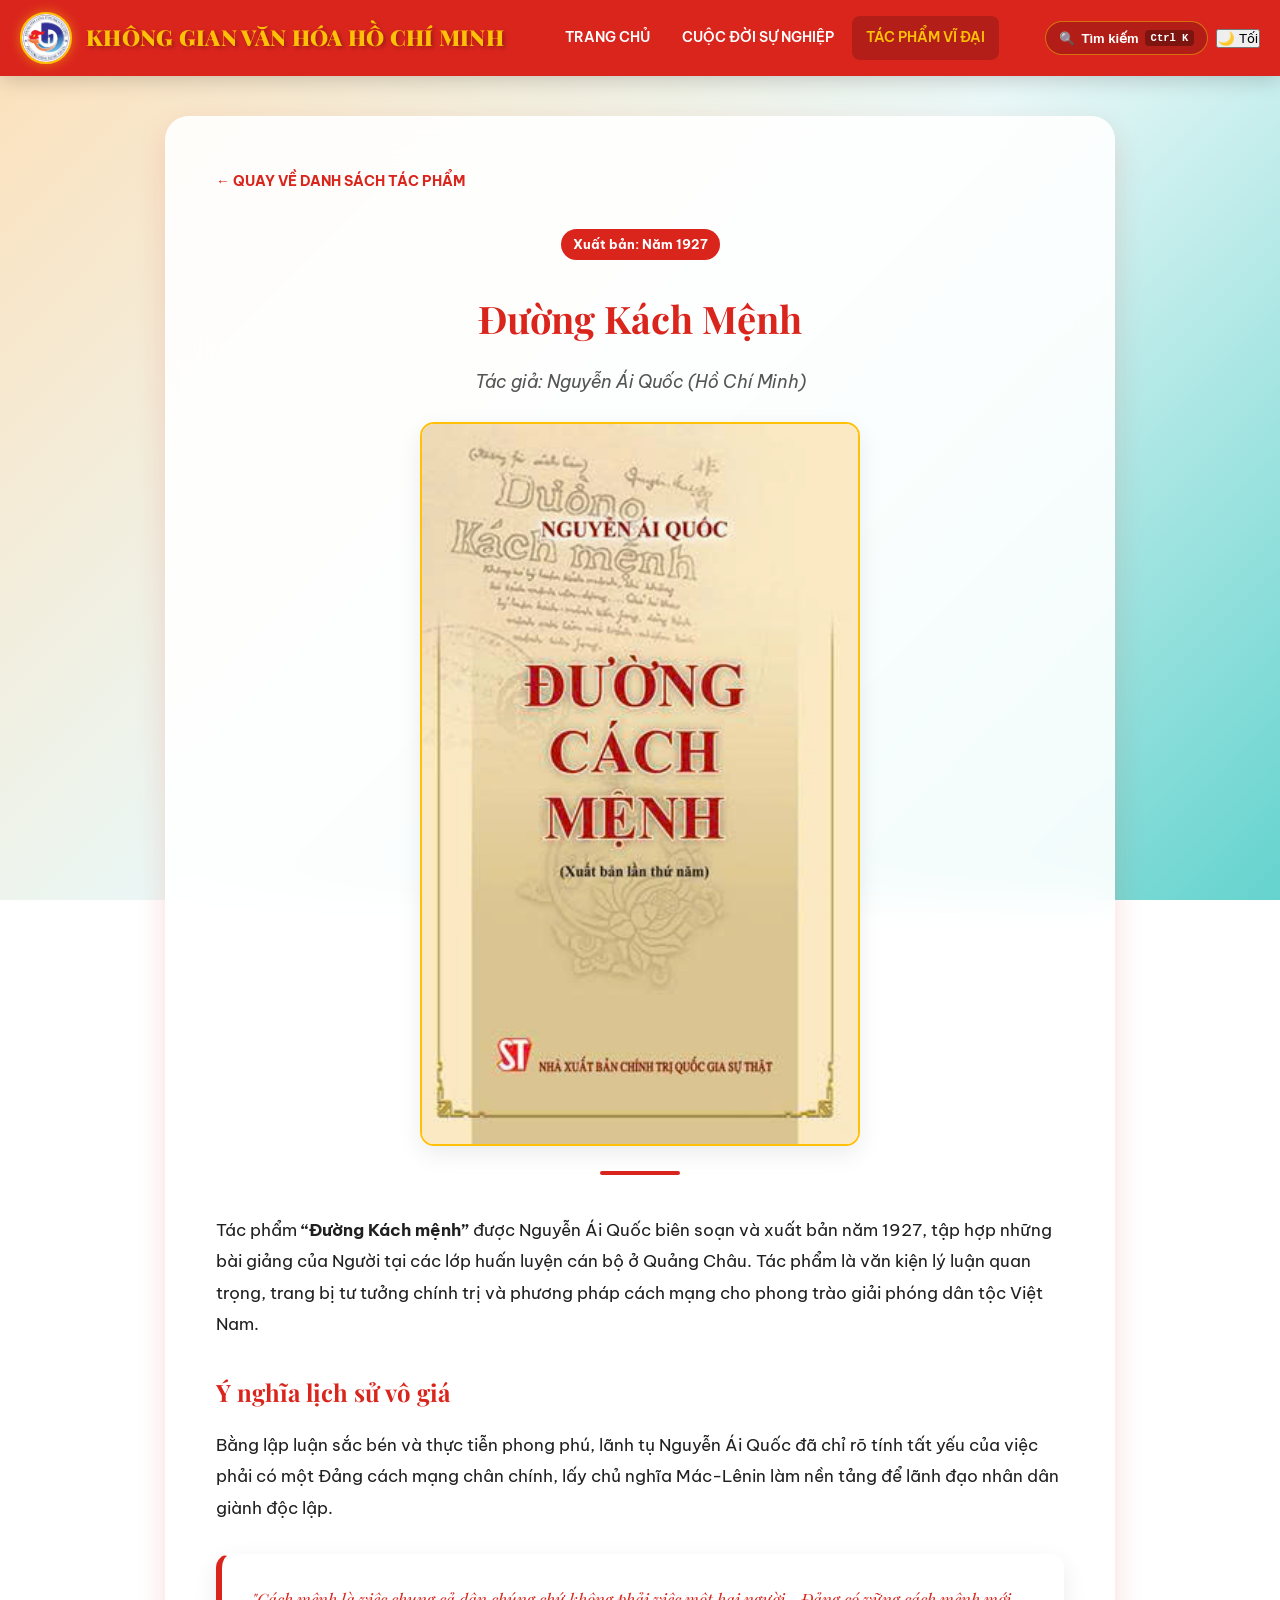
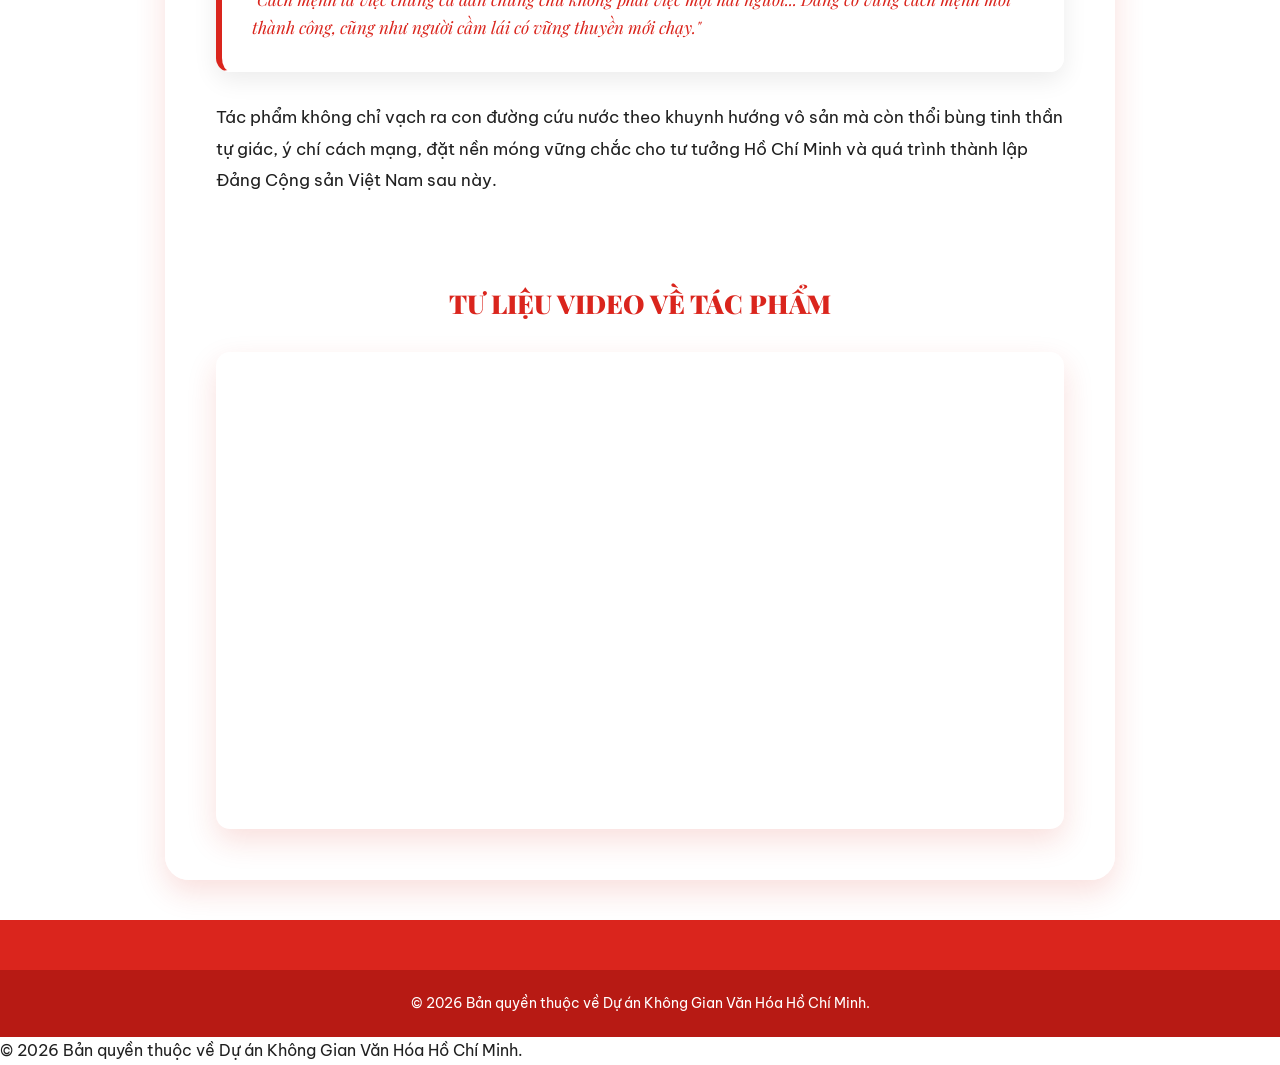
<file: chi-tiet-1.html>
<!DOCTYPE html>
<html lang="vi">

<head>
    <meta charset="UTF-8">
    <meta name="viewport" content="width=device-width, initial-scale=1.0">
    <title>Tác Phẩm Đường Kách Mệnh - KGVH HCM</title>
    <meta name="description" content="Chi tiết tác phẩm Đường Kách mệnh (1927) của Chủ tịch Hồ Chí Minh.">

    <!-- Open Graph / Facebook Meta Tags -->
    <meta property="og:type" content="article">
    <meta property="og:url" content="https://adcantcarry.github.io/KhongGianVanHoaHoChiMinh/chi-tiet-1.html">
    <meta property="og:title" content="Đường Kách Mệnh - KGVH HCM">
    <meta property="og:description" content="Chi tiết tác phẩm Đường Kách mệnh (1927) của Chủ tịch Hồ Chí Minh.">
    <meta property="og:image" content="https://adcantcarry.github.io/KhongGianVanHoaHoChiMinh/images/TTCU1.jpg">

    <link href="https://unpkg.com/aos@2.3.1/dist/aos.css" rel="stylesheet">
    <link rel="icon" type="image/x-icon" href="images/TTCU.ico" />
    <link rel="stylesheet" href="style.css">

    <style>
        .article-main-container {
            max-width: 950px;
            margin: 40px auto;
            background: var(--bg-card);
            backdrop-filter: blur(20px);
            padding: 50px;
            border-radius: var(--radius-lg);
            border: 1px solid var(--border-glass);
            box-shadow: var(--shadow-medium);
        }

        .cover-image {
            width: 100%;
            max-width: 440px;
            margin: 25px auto;
            display: block;
            border-radius: var(--radius-md);
            box-shadow: var(--shadow-soft);
            border: 2px solid var(--gold);
        }

        @media (max-width: 768px) {
            .article-main-container {
                padding: 24px;
            }
        }
    </style>
</head>

<body>

    <div id="scroll-progress"></div>
    <button id="back-to-top" title="Trở về đầu trang">↑</button>

    <header class="main-header">
        <div class="header-container">
            <a href="index.html" class="brand">
                <img src="images/TTCU.jpg" alt="Logo" class="logo-img">
                <h1 class="brand-title">KHÔNG GIAN VĂN HÓA HỒ CHÍ MINH</h1>
            </a>

            <nav class="main-nav">
                <ul class="nav-links">
                    <li class="nav-item"><a href="index.html">Trang chủ</a></li>
                    <li class="nav-item"><a href="cuoc-doi.html">Cuộc đời sự nghiệp</a></li>
                    <li class="nav-item"><a href="index.html#tac-pham" class="active-link">Tác phẩm vĩ đại</a></li>
                </ul>
            </nav>

            <div class="header-actions">
                <button class="search-trigger-btn" id="search-btn-header">
                    🔍 <span>Tìm kiếm</span>
                    <span class="search-shortcut-badge">Ctrl K</span>
                </button>
                <button class="theme-toggle-btn" id="theme-toggle">
                    🌙 <span>Tối</span>
                </button>
                <button class="mobile-nav-toggle" id="mobile-nav-toggle" aria-label="Mở Menu">☰</button>
            </div>
        </div>
    </header>

    <div class="drawer-backdrop" id="drawer-backdrop"></div>
    <div class="mobile-drawer" id="mobile-drawer">
        <div class="mobile-drawer-header">
            <h3 style="color: var(--primary-red); font-family: var(--font-heading); font-size: 18px;">MENU CHÍNH</h3>
            <button class="mobile-drawer-close" id="mobile-drawer-close">×</button>
        </div>
        <ul class="mobile-nav-links">
            <li><a href="index.html">Trang chủ</a></li>
            <li><a href="cuoc-doi.html">Cuộc đời sự nghiệp</a></li>
            <li><a href="index.html#tac-pham">Những tác phẩm vĩ đại</a></li>
        </ul>
    </div>

    <main class="container">
        <article class="article-main-container" data-aos="fade-up">
            <a href="index.html#tac-pham" class="btn-text" style="margin-bottom: 20px; display: inline-flex;">← Quay về
                danh sách tác phẩm</a>

            <div class="text-center" style="margin-top: 15px;">
                <span class="badge">Xuất bản: Năm 1927</span>
                <h1 class="article-title"
                    style="font-size: 38px; color: var(--primary-red); font-family: var(--font-heading); margin: 15px 0;">
                    Đường Kách Mệnh</h1>
                <p style="font-style: italic; color: var(--text-gray); font-size: 18px;">Tác giả: Nguyễn Ái Quốc (Hồ Chí
                    Minh)</p>

                <img src="images/duongkachmenh.jpg" alt="Tác phẩm Đường Kách mệnh" class="cover-image">
                <div class="title-line center-line"></div>
            </div>

            <div class="article-content" style="font-size: 17px; line-height: 1.85; color: var(--text-dark);">
                <p>Tác phẩm <strong>“Đường Kách mệnh”</strong> được Nguyễn Ái Quốc biên soạn và xuất bản năm 1927, tập
                    hợp những bài giảng của Người tại các lớp huấn luyện cán bộ ở Quảng Châu. Tác phẩm là văn kiện lý
                    luận quan trọng, trang bị tư tưởng chính trị và phương pháp cách mạng cho phong trào giải phóng dân
                    tộc Việt Nam.</p>

                <h3
                    style="color: var(--primary-red); margin: 30px 0 15px 0; font-family: var(--font-heading); font-size: 24px;">
                    Ý nghĩa lịch sử vô giá</h3>
                <p>Bằng lập luận sắc bén và thực tiễn phong phú, lãnh tụ Nguyễn Ái Quốc đã chỉ rõ tính tất yếu của việc
                    phải có một Đảng cách mạng chân chính, lấy chủ nghĩa Mác-Lênin làm nền tảng để lãnh đạo nhân dân
                    giành độc lập.</p>

                <blockquote class="quote-card" style="margin: 30px 0;">
                    "Cách mệnh là việc chung cả dân chúng chứ không phải việc một hai người... Đảng có vững cách mệnh
                    mới thành công, cũng như người cầm lái có vững thuyền mới chạy."
                </blockquote>

                <p>Tác phẩm không chỉ vạch ra con đường cứu nước theo khuynh hướng vô sản mà còn thổi bùng tinh thần tự
                    giác, ý chí cách mạng, đặt nền móng vững chắc cho tư tưởng Hồ Chí Minh và quá trình thành lập Đảng
                    Cộng sản Việt Nam sau này.</p>
            </div>

            <div class="video-section text-center"
                style="margin-top: 50px; padding-top: 35px; border-top: 1px solid var(--border-glass);">
                <h3 class="section-title" style="font-size: 26px; margin-bottom: 25px;">Tư liệu Video về Tác phẩm</h3>
                <div
                    style="position: relative; padding-bottom: 56.25%; height: 0; overflow: hidden; border-radius: var(--radius-md); box-shadow: var(--shadow-medium);">
                    <iframe style="position: absolute; top: 0; left: 0; width: 100%; height: 100%; border: none;"
                        src="https://www.youtube.com/embed/HNt9eg-98qE" allowfullscreen></iframe>
                </div>
            </div>
        </article>
    </main>

    <!-- Global Search Palette Modal -->
    <div id="search-modal" class="modal-overlay">
        <div class="modal-content search-modal-content">
            <span class="close-modal" id="close-search-modal">×</span>
            <h3 style="color: var(--primary-red); font-family: var(--font-heading); margin-bottom: 15px;">TÌM KIẾM TƯ
                LIỆU</h3>
            <div class="search-input-wrapper">
                <span class="search-icon-inside">🔍</span>
                <input type="text" id="search-input" placeholder="Nhập từ khóa tìm kiếm..." autocomplete="off">
            </div>
            <div id="search-results-list" class="search-results-list"></div>
        </div>
    </div>

    <footer class="main-footer">
        <div class="footer-bottom">
            <p>&copy; 2026 Bản quyền thuộc về Dự án Không Gian Văn Hóa Hồ Chí Minh.</p>
        </div>
    </footer>

    <script src="https://unpkg.com/aos@2.3.1/dist/aos.js"></script>
    <script src="script.js"></script>
</body>

</html>
<p>&copy; 2026 Bản quyền thuộc về Dự án Không Gian Văn Hóa Hồ Chí Minh.</p>
</div>
</footer>

<script src="https://unpkg.com/aos@2.3.1/dist/aos.js"></script>
<script src="script.js"></script>
</body>

</html>
</file>
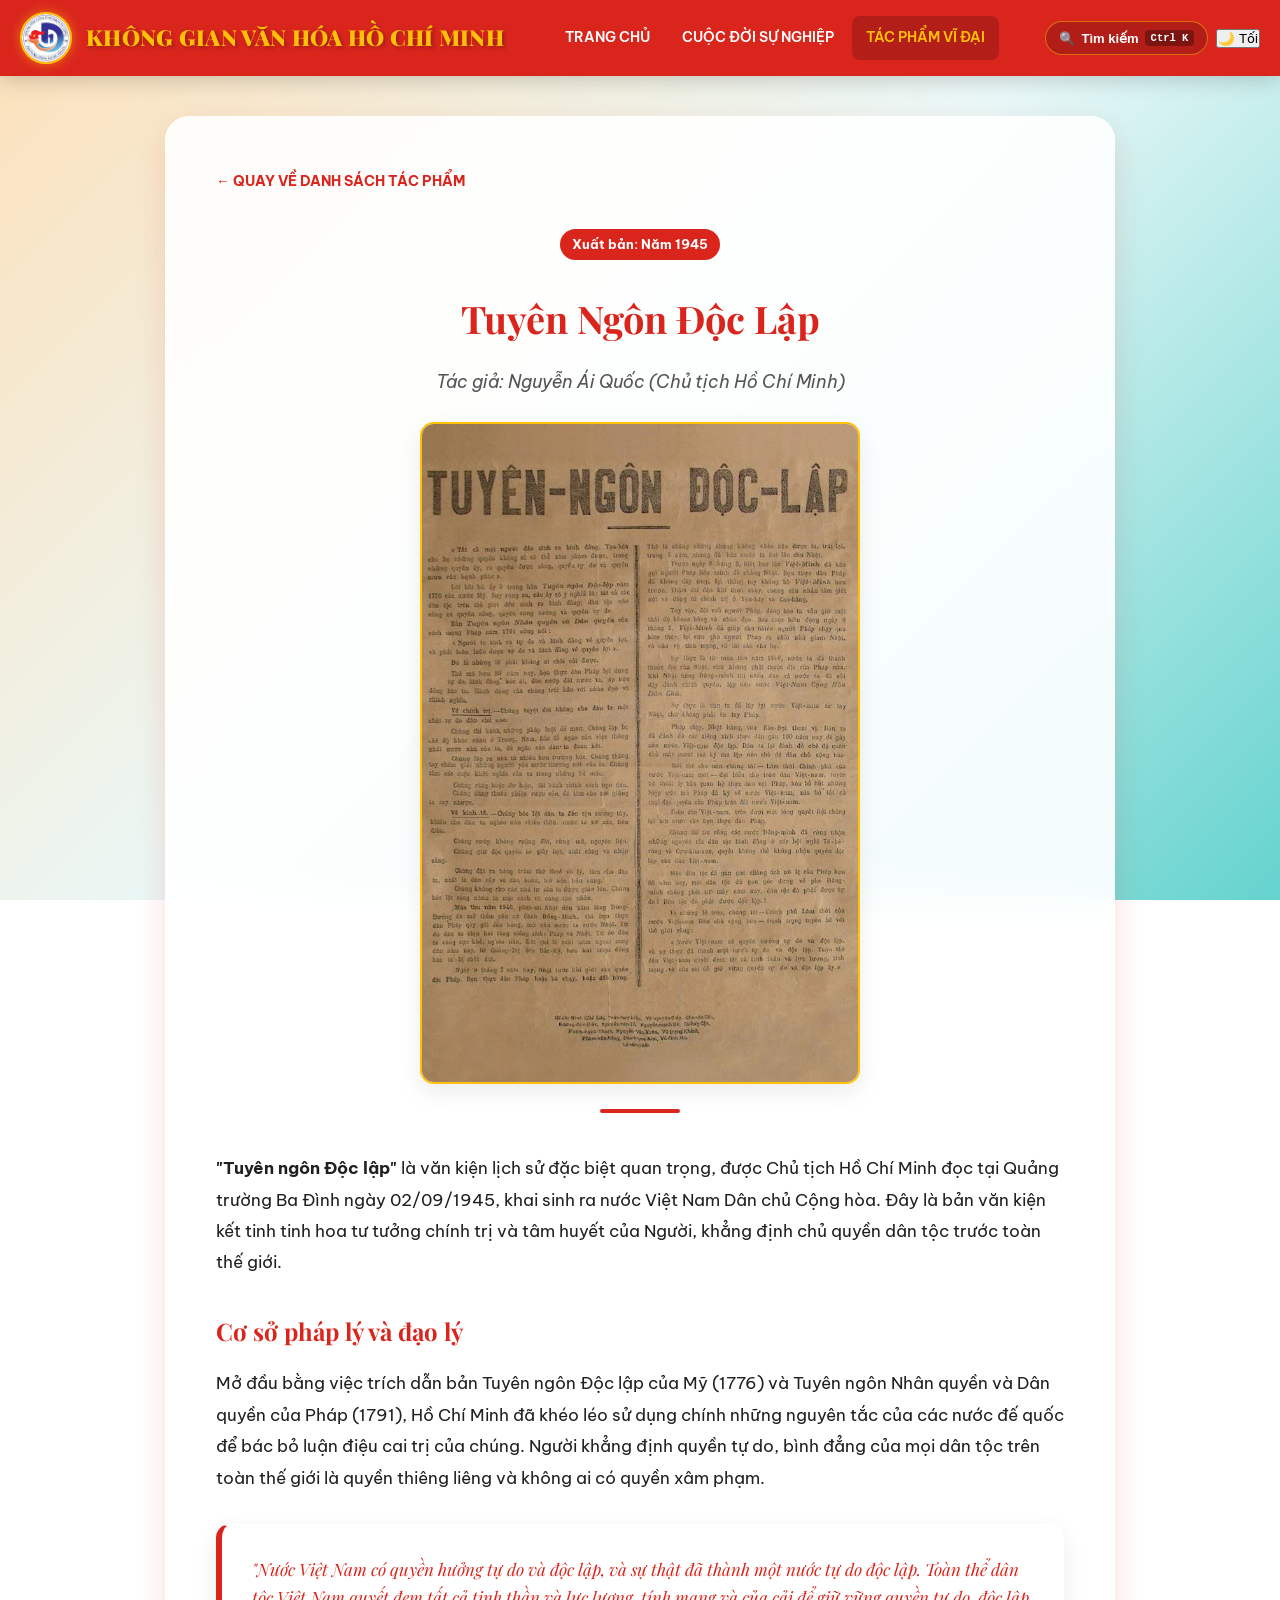
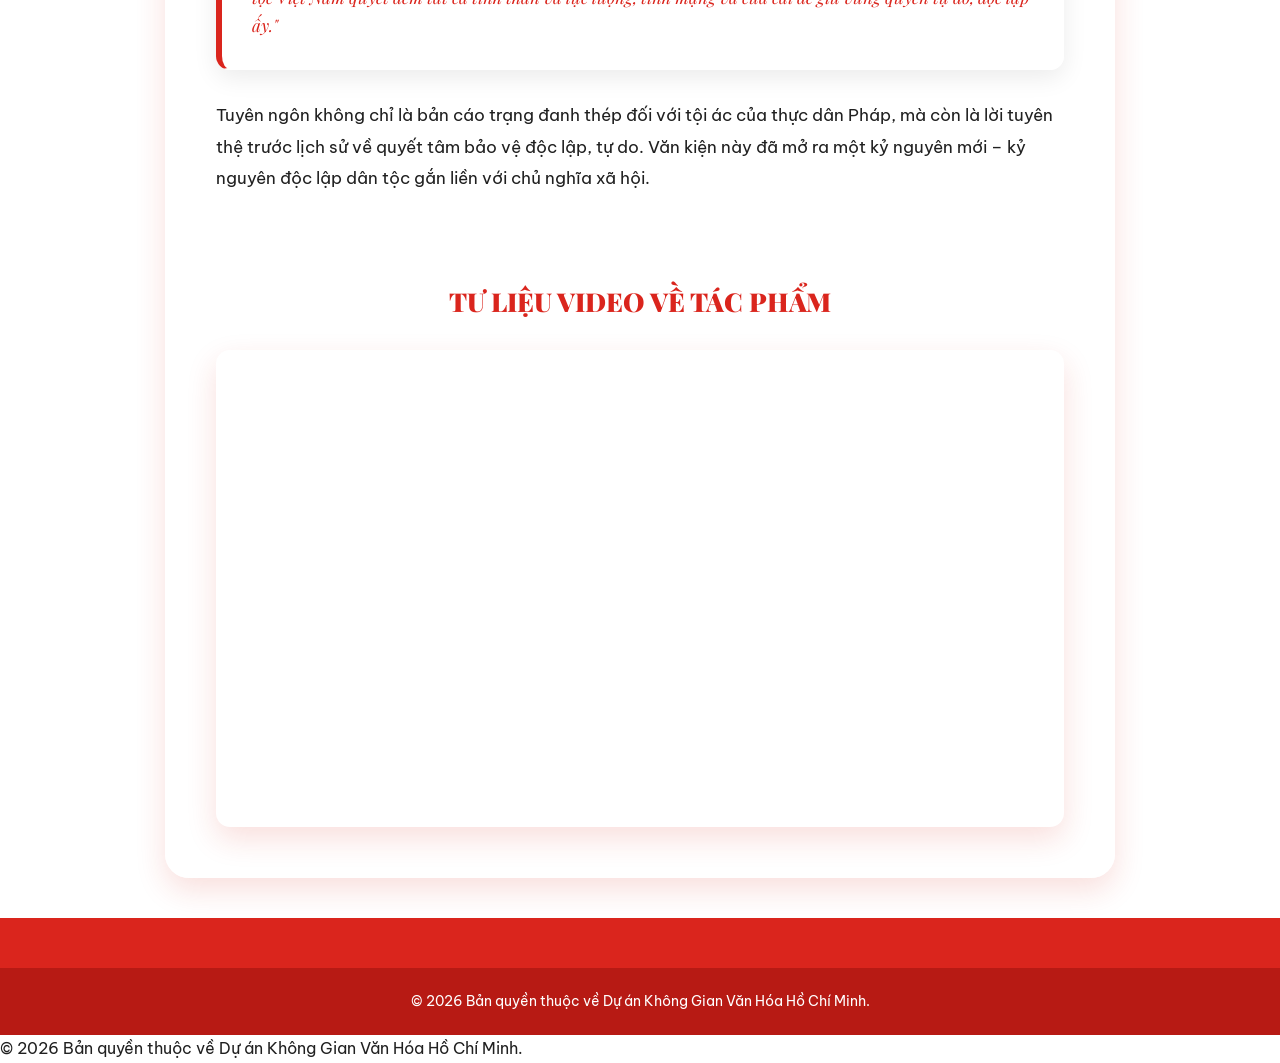
<file: chi-tiet-3.html>
<!DOCTYPE html>
<html lang="vi">

<head>
    <meta charset="UTF-8">
    <meta name="viewport" content="width=device-width, initial-scale=1.0">
    <title>Tuyên Ngôn Độc Lập - KGVH HCM</title>
    <meta name="description" content="Chi tiết tác phẩm Tuyên ngôn Độc lập (1945) của Chủ tịch Hồ Chí Minh.">

    <!-- Open Graph / Facebook Meta Tags -->
    <meta property="og:type" content="article">
    <meta property="og:url" content="https://adcantcarry.github.io/KhongGianVanHoaHoChiMinh/chi-tiet-3.html">
    <meta property="og:title" content="Tuyên Ngôn Độc Lập - KGVH HCM">
    <meta property="og:description" content="Chi tiết tác phẩm Tuyên ngôn Độc lập (1945) của Chủ tịch Hồ Chí Minh.">
    <meta property="og:image" content="https://adcantcarry.github.io/KhongGianVanHoaHoChiMinh/images/TTCU1.jpg">

    <link href="https://unpkg.com/aos@2.3.1/dist/aos.css" rel="stylesheet">
    <link rel="icon" type="image/x-icon" href="images/TTCU.ico" />
    <link rel="stylesheet" href="style.css">

    <style>
        .article-main-container {
            max-width: 950px;
            margin: 40px auto;
            background: var(--bg-card);
            backdrop-filter: blur(20px);
            padding: 50px;
            border-radius: var(--radius-lg);
            border: 1px solid var(--border-glass);
            box-shadow: var(--shadow-medium);
        }

        .cover-image {
            width: 100%;
            max-width: 440px;
            margin: 25px auto;
            display: block;
            border-radius: var(--radius-md);
            box-shadow: var(--shadow-soft);
            border: 2px solid var(--gold);
        }

        @media (max-width: 768px) {
            .article-main-container {
                padding: 24px;
            }
        }
    </style>
</head>

<body>

    <div id="scroll-progress"></div>
    <button id="back-to-top" title="Trở về đầu trang">↑</button>

    <header class="main-header">
        <div class="header-container">
            <a href="index.html" class="brand">
                <img src="images/TTCU.jpg" alt="Logo" class="logo-img">
                <h1 class="brand-title">KHÔNG GIAN VĂN HÓA HỒ CHÍ MINH</h1>
            </a>

            <nav class="main-nav">
                <ul class="nav-links">
                    <li class="nav-item"><a href="index.html">Trang chủ</a></li>
                    <li class="nav-item"><a href="cuoc-doi.html">Cuộc đời sự nghiệp</a></li>
                    <li class="nav-item"><a href="index.html#tac-pham" class="active-link">Tác phẩm vĩ đại</a></li>
                </ul>
            </nav>

            <div class="header-actions">
                <button class="search-trigger-btn" id="search-btn-header">
                    🔍 <span>Tìm kiếm</span>
                    <span class="search-shortcut-badge">Ctrl K</span>
                </button>
                <button class="theme-toggle-btn" id="theme-toggle">
                    🌙 <span>Tối</span>
                </button>
                <button class="mobile-nav-toggle" id="mobile-nav-toggle" aria-label="Mở Menu">☰</button>
            </div>
        </div>
    </header>

    <div class="drawer-backdrop" id="drawer-backdrop"></div>
    <div class="mobile-drawer" id="mobile-drawer">
        <div class="mobile-drawer-header">
            <h3 style="color: var(--primary-red); font-family: var(--font-heading); font-size: 18px;">MENU CHÍNH</h3>
            <button class="mobile-drawer-close" id="mobile-drawer-close">×</button>
        </div>
        <ul class="mobile-nav-links">
            <li><a href="index.html">Trang chủ</a></li>
            <li><a href="cuoc-doi.html">Cuộc đời sự nghiệp</a></li>
            <li><a href="index.html#tac-pham">Những tác phẩm vĩ đại</a></li>
        </ul>
    </div>

    <main class="container">
        <article class="article-main-container" data-aos="fade-up">
            <a href="index.html#tac-pham" class="btn-text" style="margin-bottom: 20px; display: inline-flex;">← Quay về
                danh sách tác phẩm</a>

            <div class="text-center" style="margin-top: 15px;">
                <span class="badge">Xuất bản: Năm 1945</span>
                <h1 class="article-title"
                    style="font-size: 38px; color: var(--primary-red); font-family: var(--font-heading); margin: 15px 0;">
                    Tuyên Ngôn Độc Lập</h1>
                <p style="font-style: italic; color: var(--text-gray); font-size: 18px;">Tác giả: Nguyễn Ái Quốc (Chủ
                    tịch Hồ Chí Minh)</p>

                <img src="images/tuyenngondoclap.jpg" alt="Tuyên ngôn độc lập" class="cover-image">
                <div class="title-line center-line"></div>
            </div>

            <div class="article-content" style="font-size: 17px; line-height: 1.85; color: var(--text-dark);">
                <p><strong>"Tuyên ngôn Độc lập"</strong> là văn kiện lịch sử đặc biệt quan trọng, được Chủ tịch Hồ Chí
                    Minh đọc tại Quảng trường Ba Đình ngày 02/09/1945, khai sinh ra nước Việt Nam Dân chủ Cộng hòa. Đây
                    là bản văn kiện kết tinh tinh hoa tư tưởng chính trị và tâm huyết của Người, khẳng định chủ quyền
                    dân tộc trước toàn thế giới.</p>

                <h3
                    style="color: var(--primary-red); margin: 30px 0 15px 0; font-family: var(--font-heading); font-size: 24px;">
                    Cơ sở pháp lý và đạo lý</h3>
                <p>Mở đầu bằng việc trích dẫn bản Tuyên ngôn Độc lập của Mỹ (1776) và Tuyên ngôn Nhân quyền và Dân quyền
                    của Pháp (1791), Hồ Chí Minh đã khéo léo sử dụng chính những nguyên tắc của các nước đế quốc để bác
                    bỏ luận điệu cai trị của chúng. Người khẳng định quyền tự do, bình đẳng của mọi dân tộc trên toàn
                    thế giới là quyền thiêng liêng và không ai có quyền xâm phạm.</p>

                <blockquote class="quote-card" style="margin: 30px 0;">
                    "Nước Việt Nam có quyền hưởng tự do và độc lập, và sự thật đã thành một nước tự do độc lập. Toàn thể
                    dân tộc Việt Nam quyết đem tất cả tinh thần và lực lượng, tính mạng và của cải để giữ vững quyền tự
                    do, độc lập ấy."
                </blockquote>

                <p>Tuyên ngôn không chỉ là bản cáo trạng đanh thép đối với tội ác của thực dân Pháp, mà còn là lời tuyên
                    thệ trước lịch sử về quyết tâm bảo vệ độc lập, tự do. Văn kiện này đã mở ra một kỷ nguyên mới – kỷ
                    nguyên độc lập dân tộc gắn liền với chủ nghĩa xã hội.</p>
            </div>

            <div class="video-section text-center"
                style="margin-top: 50px; padding-top: 35px; border-top: 1px solid var(--border-glass);">
                <h3 class="section-title" style="font-size: 26px; margin-bottom: 25px;">Tư liệu Video về Tác phẩm</h3>
                <div
                    style="position: relative; padding-bottom: 56.25%; height: 0; overflow: hidden; border-radius: var(--radius-md); box-shadow: var(--shadow-medium);">
                    <iframe style="position: absolute; top: 0; left: 0; width: 100%; height: 100%; border: none;"
                        src="https://www.youtube.com/embed/34GKvR8nZus" allowfullscreen></iframe>
                </div>
            </div>
        </article>
    </main>

    <!-- Global Search Palette Modal -->
    <div id="search-modal" class="modal-overlay">
        <div class="modal-content search-modal-content">
            <span class="close-modal" id="close-search-modal">×</span>
            <h3 style="color: var(--primary-red); font-family: var(--font-heading); margin-bottom: 15px;">TÌM KIẾM TƯ
                LIỆU</h3>
            <div class="search-input-wrapper">
                <span class="search-icon-inside">🔍</span>
                <input type="text" id="search-input" placeholder="Nhập từ khóa tìm kiếm..." autocomplete="off">
            </div>
            <div id="search-results-list" class="search-results-list"></div>
        </div>
    </div>

    <footer class="main-footer">
        <div class="footer-bottom">
            <p>&copy; 2026 Bản quyền thuộc về Dự án Không Gian Văn Hóa Hồ Chí Minh.</p>
        </div>
    </footer>

    <script src="https://unpkg.com/aos@2.3.1/dist/aos.js"></script>
    <script src="script.js"></script>
</body>

</html>
<p>&copy; 2026 Bản quyền thuộc về Dự án Không Gian Văn Hóa Hồ Chí Minh.</p>
</div>
</footer>

<script src="https://unpkg.com/aos@2.3.1/dist/aos.js"></script>
<script src="script.js"></script>
</body>

</html>
</file>
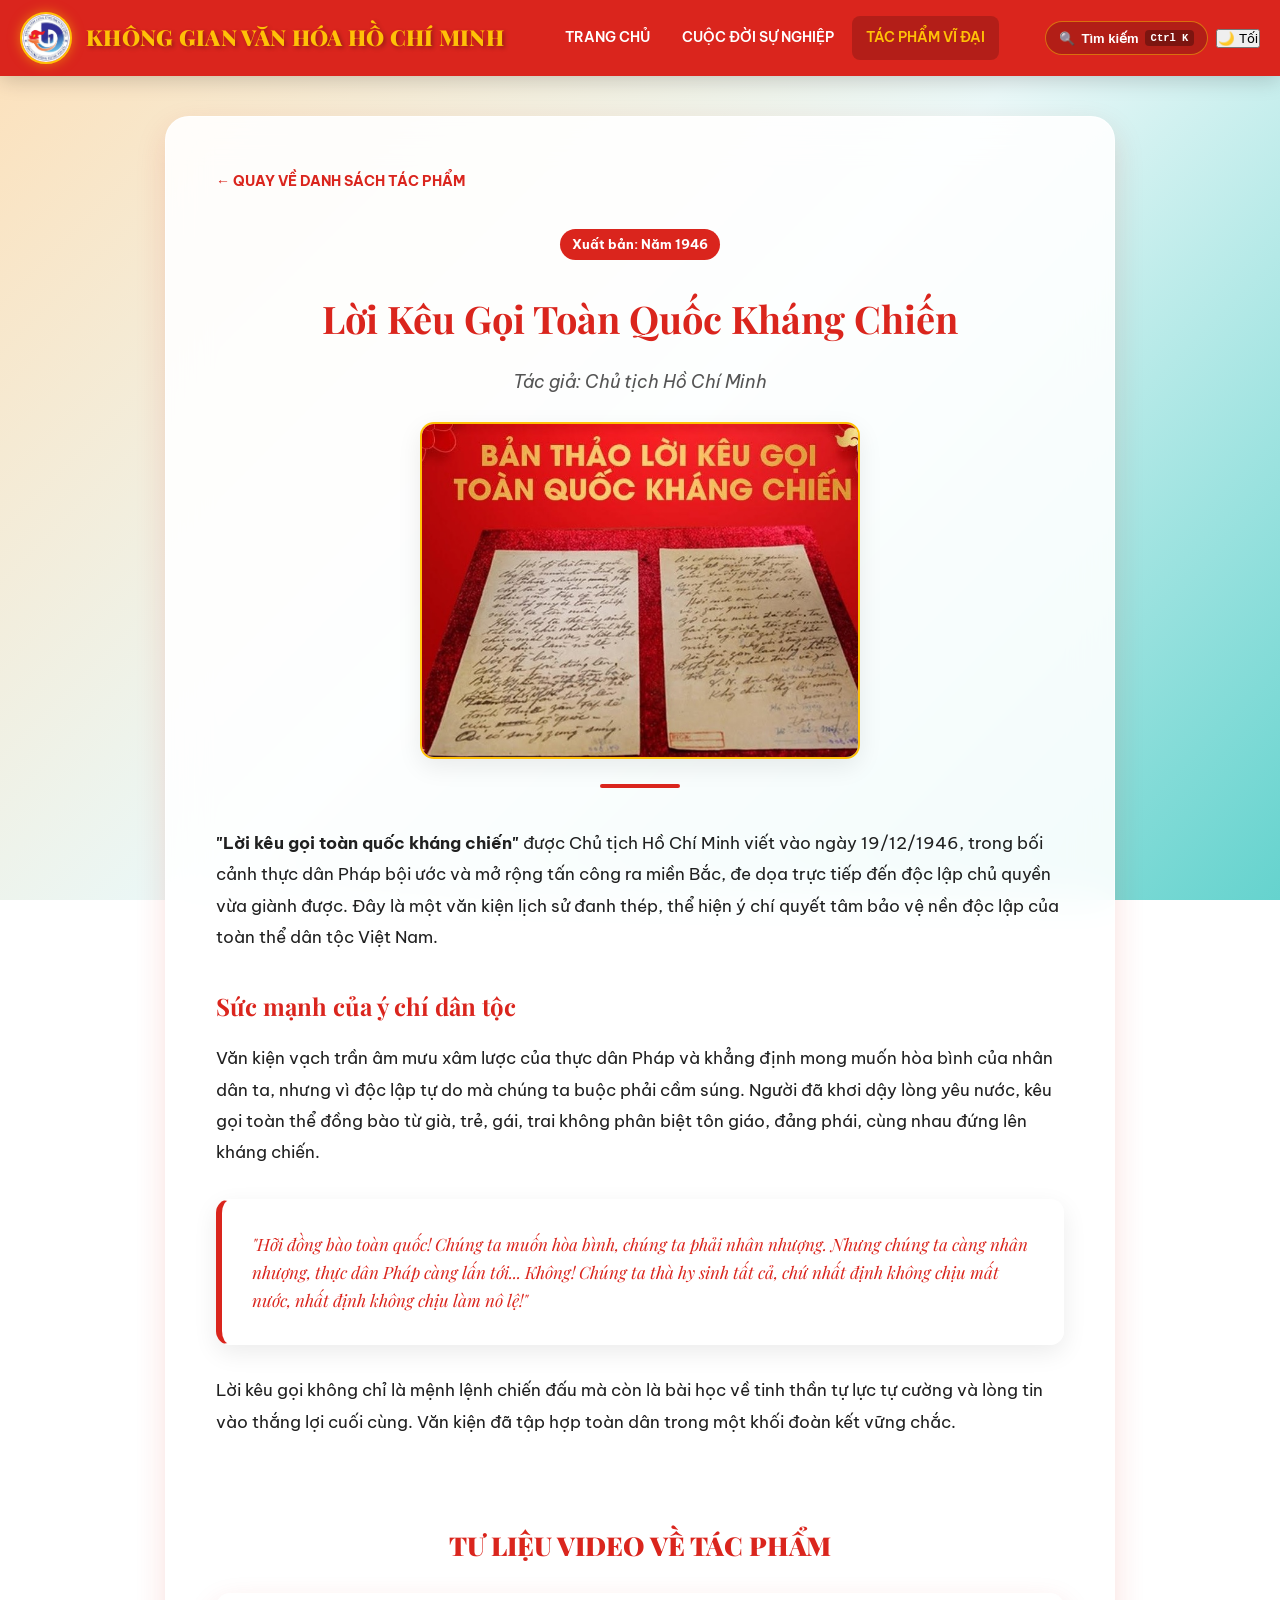
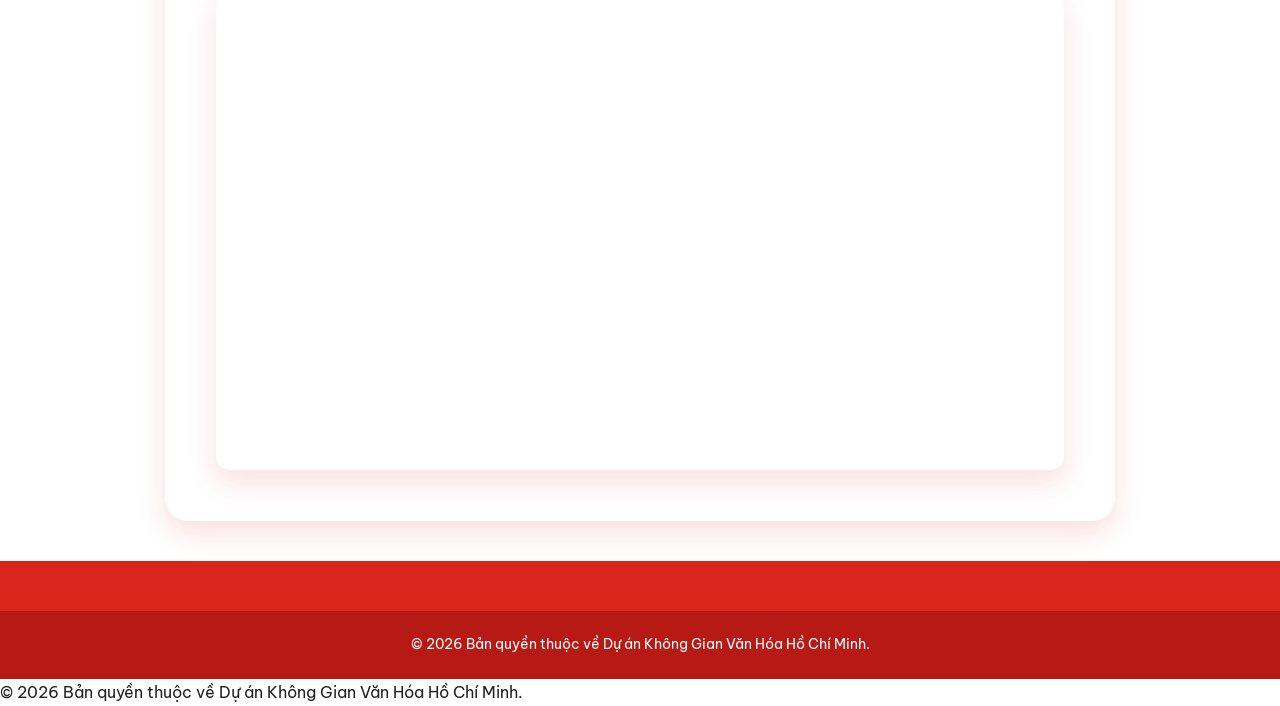
<file: chi-tiet-4.html>
<!DOCTYPE html>
<html lang="vi">

<head>
    <meta charset="UTF-8">
    <meta name="viewport" content="width=device-width, initial-scale=1.0">
    <title>Lời Kêu Gọi Toàn Quốc Kháng Chiến - KGVH HCM</title>
    <meta name="description"
        content="Chi tiết tác phẩm Lời kêu gọi toàn quốc kháng chiến (1946) của Chủ tịch Hồ Chí Minh.">

    <!-- Open Graph / Facebook Meta Tags -->
    <meta property="og:type" content="article">
    <meta property="og:url" content="https://adcantcarry.github.io/KhongGianVanHoaHoChiMinh/chi-tiet-4.html">
    <meta property="og:title" content="Lời Kêu Gọi Toàn Quốc Kháng Chiến - KGVH HCM">
    <meta property="og:description" content="Chi tiết tác phẩm Lời kêu gọi toàn quốc kháng chiến (1946) của Chủ tịch Hồ Chí Minh.">
    <meta property="og:image" content="https://adcantcarry.github.io/KhongGianVanHoaHoChiMinh/images/TTCU1.jpg">

    <link href="https://unpkg.com/aos@2.3.1/dist/aos.css" rel="stylesheet">
    <link rel="icon" type="image/x-icon" href="images/TTCU.ico" />
    <link rel="stylesheet" href="style.css">

    <style>
        .article-main-container {
            max-width: 950px;
            margin: 40px auto;
            background: var(--bg-card);
            backdrop-filter: blur(20px);
            padding: 50px;
            border-radius: var(--radius-lg);
            border: 1px solid var(--border-glass);
            box-shadow: var(--shadow-medium);
        }

        .cover-image {
            width: 100%;
            max-width: 440px;
            margin: 25px auto;
            display: block;
            border-radius: var(--radius-md);
            box-shadow: var(--shadow-soft);
            border: 2px solid var(--gold);
        }

        @media (max-width: 768px) {
            .article-main-container {
                padding: 24px;
            }
        }
    </style>
</head>

<body>

    <div id="scroll-progress"></div>
    <button id="back-to-top" title="Trở về đầu trang">↑</button>

    <header class="main-header">
        <div class="header-container">
            <a href="index.html" class="brand">
                <img src="images/TTCU.jpg" alt="Logo" class="logo-img">
                <h1 class="brand-title">KHÔNG GIAN VĂN HÓA HỒ CHÍ MINH</h1>
            </a>

            <nav class="main-nav">
                <ul class="nav-links">
                    <li class="nav-item"><a href="index.html">Trang chủ</a></li>
                    <li class="nav-item"><a href="cuoc-doi.html">Cuộc đời sự nghiệp</a></li>
                    <li class="nav-item"><a href="index.html#tac-pham" class="active-link">Tác phẩm vĩ đại</a></li>
                </ul>
            </nav>

            <div class="header-actions">
                <button class="search-trigger-btn" id="search-btn-header">
                    🔍 <span>Tìm kiếm</span>
                    <span class="search-shortcut-badge">Ctrl K</span>
                </button>
                <button class="theme-toggle-btn" id="theme-toggle">
                    🌙 <span>Tối</span>
                </button>
                <button class="mobile-nav-toggle" id="mobile-nav-toggle" aria-label="Mở Menu">☰</button>
            </div>
        </div>
    </header>

    <div class="drawer-backdrop" id="drawer-backdrop"></div>
    <div class="mobile-drawer" id="mobile-drawer">
        <div class="mobile-drawer-header">
            <h3 style="color: var(--primary-red); font-family: var(--font-heading); font-size: 18px;">MENU CHÍNH</h3>
            <button class="mobile-drawer-close" id="mobile-drawer-close">×</button>
        </div>
        <ul class="mobile-nav-links">
            <li><a href="index.html">Trang chủ</a></li>
            <li><a href="cuoc-doi.html">Cuộc đời sự nghiệp</a></li>
            <li><a href="index.html#tac-pham">Những tác phẩm vĩ đại</a></li>
        </ul>
    </div>

    <main class="container">
        <article class="article-main-container" data-aos="fade-up">
            <a href="index.html#tac-pham" class="btn-text" style="margin-bottom: 20px; display: inline-flex;">← Quay về
                danh sách tác phẩm</a>

            <div class="text-center" style="margin-top: 15px;">
                <span class="badge">Xuất bản: Năm 1946</span>
                <h1 class="article-title"
                    style="font-size: 38px; color: var(--primary-red); font-family: var(--font-heading); margin: 15px 0;">
                    Lời Kêu Gọi Toàn Quốc Kháng Chiến</h1>
                <p style="font-style: italic; color: var(--text-gray); font-size: 18px;">Tác giả: Chủ tịch Hồ Chí Minh
                </p>

                <img src="images/loikeugoi.jpg" alt="Lời kêu gọi toàn quốc kháng chiến" class="cover-image">
                <div class="title-line center-line"></div>
            </div>

            <div class="article-content" style="font-size: 17px; line-height: 1.85; color: var(--text-dark);">
                <p><strong>"Lời kêu gọi toàn quốc kháng chiến"</strong> được Chủ tịch Hồ Chí Minh viết vào ngày
                    19/12/1946, trong bối cảnh thực dân Pháp bội ước và mở rộng tấn công ra miền Bắc, đe dọa trực tiếp
                    đến độc lập chủ quyền vừa giành được. Đây là một văn kiện lịch sử đanh thép, thể hiện ý chí quyết
                    tâm bảo vệ nền độc lập của toàn thể dân tộc Việt Nam.</p>

                <h3
                    style="color: var(--primary-red); margin: 30px 0 15px 0; font-family: var(--font-heading); font-size: 24px;">
                    Sức mạnh của ý chí dân tộc</h3>
                <p>Văn kiện vạch trần âm mưu xâm lược của thực dân Pháp và khẳng định mong muốn hòa bình của nhân dân
                    ta, nhưng vì độc lập tự do mà chúng ta buộc phải cầm súng. Người đã khơi dậy lòng yêu nước, kêu gọi
                    toàn thể đồng bào từ già, trẻ, gái, trai không phân biệt tôn giáo, đảng phái, cùng nhau đứng lên
                    kháng chiến.</p>

                <blockquote class="quote-card" style="margin: 30px 0;">
                    "Hỡi đồng bào toàn quốc! Chúng ta muốn hòa bình, chúng ta phải nhân nhượng. Nhưng chúng ta càng nhân
                    nhượng, thực dân Pháp càng lấn tới... Không! Chúng ta thà hy sinh tất cả, chứ nhất định không chịu
                    mất nước, nhất định không chịu làm nô lệ!"
                </blockquote>

                <p>Lời kêu gọi không chỉ là mệnh lệnh chiến đấu mà còn là bài học về tinh thần tự lực tự cường và lòng
                    tin vào thắng lợi cuối cùng. Văn kiện đã tập hợp toàn dân trong một khối đoàn kết vững chắc.</p>
            </div>

            <div class="video-section text-center"
                style="margin-top: 50px; padding-top: 35px; border-top: 1px solid var(--border-glass);">
                <h3 class="section-title" style="font-size: 26px; margin-bottom: 25px;">Tư liệu Video về Tác phẩm</h3>
                <div
                    style="position: relative; padding-bottom: 56.25%; height: 0; overflow: hidden; border-radius: var(--radius-md); box-shadow: var(--shadow-medium);">
                    <iframe style="position: absolute; top: 0; left: 0; width: 100%; height: 100%; border: none;"
                        src="https://www.youtube.com/embed/hTwZzSnrxjg" allowfullscreen></iframe>
                </div>
            </div>
        </article>
    </main>

    <!-- Global Search Palette Modal -->
    <div id="search-modal" class="modal-overlay">
        <div class="modal-content search-modal-content">
            <span class="close-modal" id="close-search-modal">×</span>
            <h3 style="color: var(--primary-red); font-family: var(--font-heading); margin-bottom: 15px;">TÌM KIẾM TƯ
                LIỆU</h3>
            <div class="search-input-wrapper">
                <span class="search-icon-inside">🔍</span>
                <input type="text" id="search-input" placeholder="Nhập từ khóa tìm kiếm..." autocomplete="off">
            </div>
            <div id="search-results-list" class="search-results-list"></div>
        </div>
    </div>

    <footer class="main-footer">
        <div class="footer-bottom">
            <p>&copy; 2026 Bản quyền thuộc về Dự án Không Gian Văn Hóa Hồ Chí Minh.</p>
        </div>
    </footer>

    <script src="https://unpkg.com/aos@2.3.1/dist/aos.js"></script>
    <script src="script.js"></script>
</body>

</html>
<p>&copy; 2026 Bản quyền thuộc về Dự án Không Gian Văn Hóa Hồ Chí Minh.</p>
</div>
</footer>

<script src="https://unpkg.com/aos@2.3.1/dist/aos.js"></script>
<script src="script.js"></script>
</body>

</html>
</file>
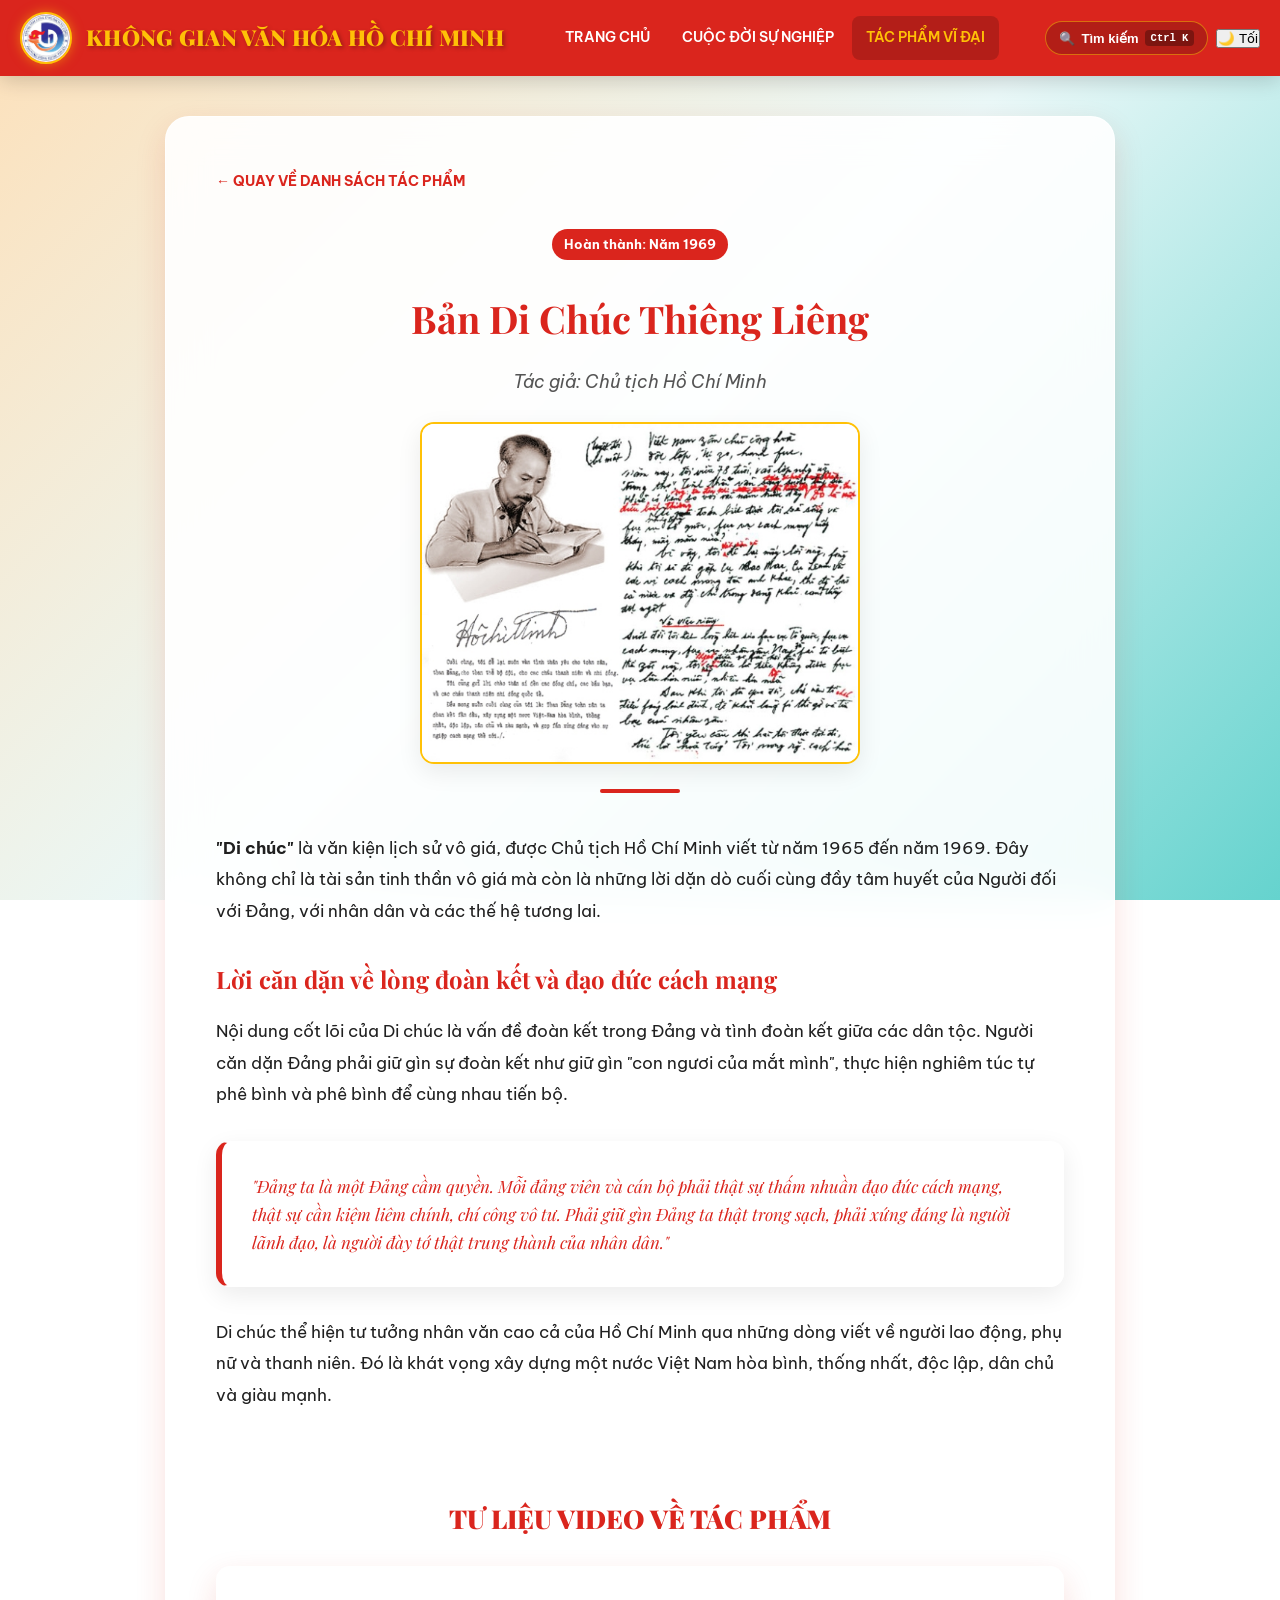
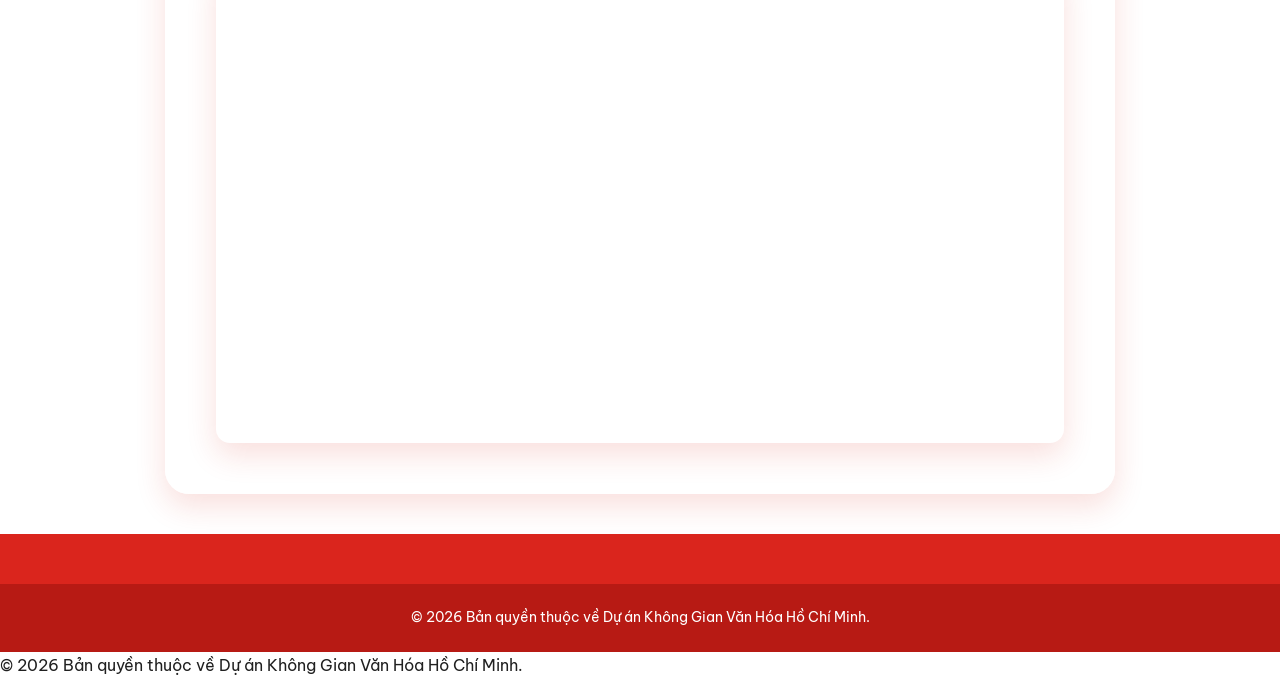
<file: chi-tiet-5.html>
<!DOCTYPE html>
<html lang="vi">

<head>
    <meta charset="UTF-8">
    <meta name="viewport" content="width=device-width, initial-scale=1.0">
    <title>Bản Di Chúc 1969 - KGVH HCM</title>
    <meta name="description" content="Chi tiết bản Di chúc (1969) của Chủ tịch Hồ Chí Minh.">

    <!-- Open Graph / Facebook Meta Tags -->
    <meta property="og:type" content="article">
    <meta property="og:url" content="https://adcantcarry.github.io/KhongGianVanHoaHoChiMinh/chi-tiet-5.html">
    <meta property="og:title" content="Bản Di Chúc (1969) - KGVH HCM">
    <meta property="og:description" content="Chi tiết bản Di chúc (1969) của Chủ tịch Hồ Chí Minh.">
    <meta property="og:image" content="https://adcantcarry.github.io/KhongGianVanHoaHoChiMinh/images/TTCU1.jpg">

    <link href="https://unpkg.com/aos@2.3.1/dist/aos.css" rel="stylesheet">
    <link rel="icon" type="image/x-icon" href="images/TTCU.ico" />
    <link rel="stylesheet" href="style.css">

    <style>
        .article-main-container {
            max-width: 950px;
            margin: 40px auto;
            background: var(--bg-card);
            backdrop-filter: blur(20px);
            padding: 50px;
            border-radius: var(--radius-lg);
            border: 1px solid var(--border-glass);
            box-shadow: var(--shadow-medium);
        }

        .cover-image {
            width: 100%;
            max-width: 440px;
            margin: 25px auto;
            display: block;
            border-radius: var(--radius-md);
            box-shadow: var(--shadow-soft);
            border: 2px solid var(--gold);
        }

        @media (max-width: 768px) {
            .article-main-container {
                padding: 24px;
            }
        }
    </style>
</head>

<body>

    <div id="scroll-progress"></div>
    <button id="back-to-top" title="Trở về đầu trang">↑</button>

    <header class="main-header">
        <div class="header-container">
            <a href="index.html" class="brand">
                <img src="images/TTCU.jpg" alt="Logo" class="logo-img">
                <h1 class="brand-title">KHÔNG GIAN VĂN HÓA HỒ CHÍ MINH</h1>
            </a>

            <nav class="main-nav">
                <ul class="nav-links">
                    <li class="nav-item"><a href="index.html">Trang chủ</a></li>
                    <li class="nav-item"><a href="cuoc-doi.html">Cuộc đời sự nghiệp</a></li>
                    <li class="nav-item"><a href="index.html#tac-pham" class="active-link">Tác phẩm vĩ đại</a></li>
                </ul>
            </nav>

            <div class="header-actions">
                <button class="search-trigger-btn" id="search-btn-header">
                    🔍 <span>Tìm kiếm</span>
                    <span class="search-shortcut-badge">Ctrl K</span>
                </button>
                <button class="theme-toggle-btn" id="theme-toggle">
                    🌙 <span>Tối</span>
                </button>
                <button class="mobile-nav-toggle" id="mobile-nav-toggle" aria-label="Mở Menu">☰</button>
            </div>
        </div>
    </header>

    <div class="drawer-backdrop" id="drawer-backdrop"></div>
    <div class="mobile-drawer" id="mobile-drawer">
        <div class="mobile-drawer-header">
            <h3 style="color: var(--primary-red); font-family: var(--font-heading); font-size: 18px;">MENU CHÍNH</h3>
            <button class="mobile-drawer-close" id="mobile-drawer-close">×</button>
        </div>
        <ul class="mobile-nav-links">
            <li><a href="index.html">Trang chủ</a></li>
            <li><a href="cuoc-doi.html">Cuộc đời sự nghiệp</a></li>
            <li><a href="index.html#tac-pham">Những tác phẩm vĩ đại</a></li>
        </ul>
    </div>

    <main class="container">
        <article class="article-main-container" data-aos="fade-up">
            <a href="index.html#tac-pham" class="btn-text" style="margin-bottom: 20px; display: inline-flex;">← Quay về
                danh sách tác phẩm</a>

            <div class="text-center" style="margin-top: 15px;">
                <span class="badge">Hoàn thành: Năm 1969</span>
                <h1 class="article-title"
                    style="font-size: 38px; color: var(--primary-red); font-family: var(--font-heading); margin: 15px 0;">
                    Bản Di Chúc Thiêng Liêng</h1>
                <p style="font-style: italic; color: var(--text-gray); font-size: 18px;">Tác giả: Chủ tịch Hồ Chí Minh
                </p>

                <img src="images/bandichuc.jpg" alt="Bản Di chúc thiêng liêng" class="cover-image">
                <div class="title-line center-line"></div>
            </div>

            <div class="article-content" style="font-size: 17px; line-height: 1.85; color: var(--text-dark);">
                <p><strong>"Di chúc"</strong> là văn kiện lịch sử vô giá, được Chủ tịch Hồ Chí Minh viết từ năm 1965 đến
                    năm 1969. Đây không chỉ là tài sản tinh thần vô giá mà còn là những lời dặn dò cuối cùng đầy tâm
                    huyết của Người đối với Đảng, với nhân dân và các thế hệ tương lai.</p>

                <h3
                    style="color: var(--primary-red); margin: 30px 0 15px 0; font-family: var(--font-heading); font-size: 24px;">
                    Lời căn dặn về lòng đoàn kết và đạo đức cách mạng</h3>
                <p>Nội dung cốt lõi của Di chúc là vấn đề đoàn kết trong Đảng và tình đoàn kết giữa các dân tộc. Người
                    căn dặn Đảng phải giữ gìn sự đoàn kết như giữ gìn "con ngươi của mắt mình", thực hiện nghiêm túc tự
                    phê bình và phê bình để cùng nhau tiến bộ.</p>

                <blockquote class="quote-card" style="margin: 30px 0;">
                    "Đảng ta là một Đảng cầm quyền. Mỗi đảng viên và cán bộ phải thật sự thấm nhuần đạo đức cách mạng,
                    thật sự cần kiệm liêm chính, chí công vô tư. Phải giữ gìn Đảng ta thật trong sạch, phải xứng đáng là
                    người lãnh đạo, là người đày tớ thật trung thành của nhân dân."
                </blockquote>

                <p>Di chúc thể hiện tư tưởng nhân văn cao cả của Hồ Chí Minh qua những dòng viết về người lao động, phụ
                    nữ và thanh niên. Đó là khát vọng xây dựng một nước Việt Nam hòa bình, thống nhất, độc lập, dân chủ
                    và giàu mạnh.</p>
            </div>

            <div class="video-section text-center"
                style="margin-top: 50px; padding-top: 35px; border-top: 1px solid var(--border-glass);">
                <h3 class="section-title" style="font-size: 26px; margin-bottom: 25px;">Tư liệu Video về Tác phẩm</h3>
                <div
                    style="position: relative; padding-bottom: 56.25%; height: 0; overflow: hidden; border-radius: var(--radius-md); box-shadow: var(--shadow-medium);">
                    <iframe style="position: absolute; top: 0; left: 0; width: 100%; height: 100%; border: none;"
                        src="https://www.youtube.com/embed/O29nuKPhaa8" allowfullscreen></iframe>
                </div>
            </div>
        </article>
    </main>

    <!-- Global Search Palette Modal -->
    <div id="search-modal" class="modal-overlay">
        <div class="modal-content search-modal-content">
            <span class="close-modal" id="close-search-modal">×</span>
            <h3 style="color: var(--primary-red); font-family: var(--font-heading); margin-bottom: 15px;">TÌM KIẾM TƯ
                LIỆU</h3>
            <div class="search-input-wrapper">
                <span class="search-icon-inside">🔍</span>
                <input type="text" id="search-input" placeholder="Nhập từ khóa tìm kiếm..." autocomplete="off">
            </div>
            <div id="search-results-list" class="search-results-list"></div>
        </div>
    </div>

    <footer class="main-footer">
        <div class="footer-bottom">
            <p>&copy; 2026 Bản quyền thuộc về Dự án Không Gian Văn Hóa Hồ Chí Minh.</p>
        </div>
    </footer>

    <script src="https://unpkg.com/aos@2.3.1/dist/aos.js"></script>
    <script src="script.js"></script>
</body>

</html>
<p>&copy; 2026 Bản quyền thuộc về Dự án Không Gian Văn Hóa Hồ Chí Minh.</p>
</div>
</footer>

<script src="https://unpkg.com/aos@2.3.1/dist/aos.js"></script>
<script src="script.js"></script>
</body>

</html>
</file>
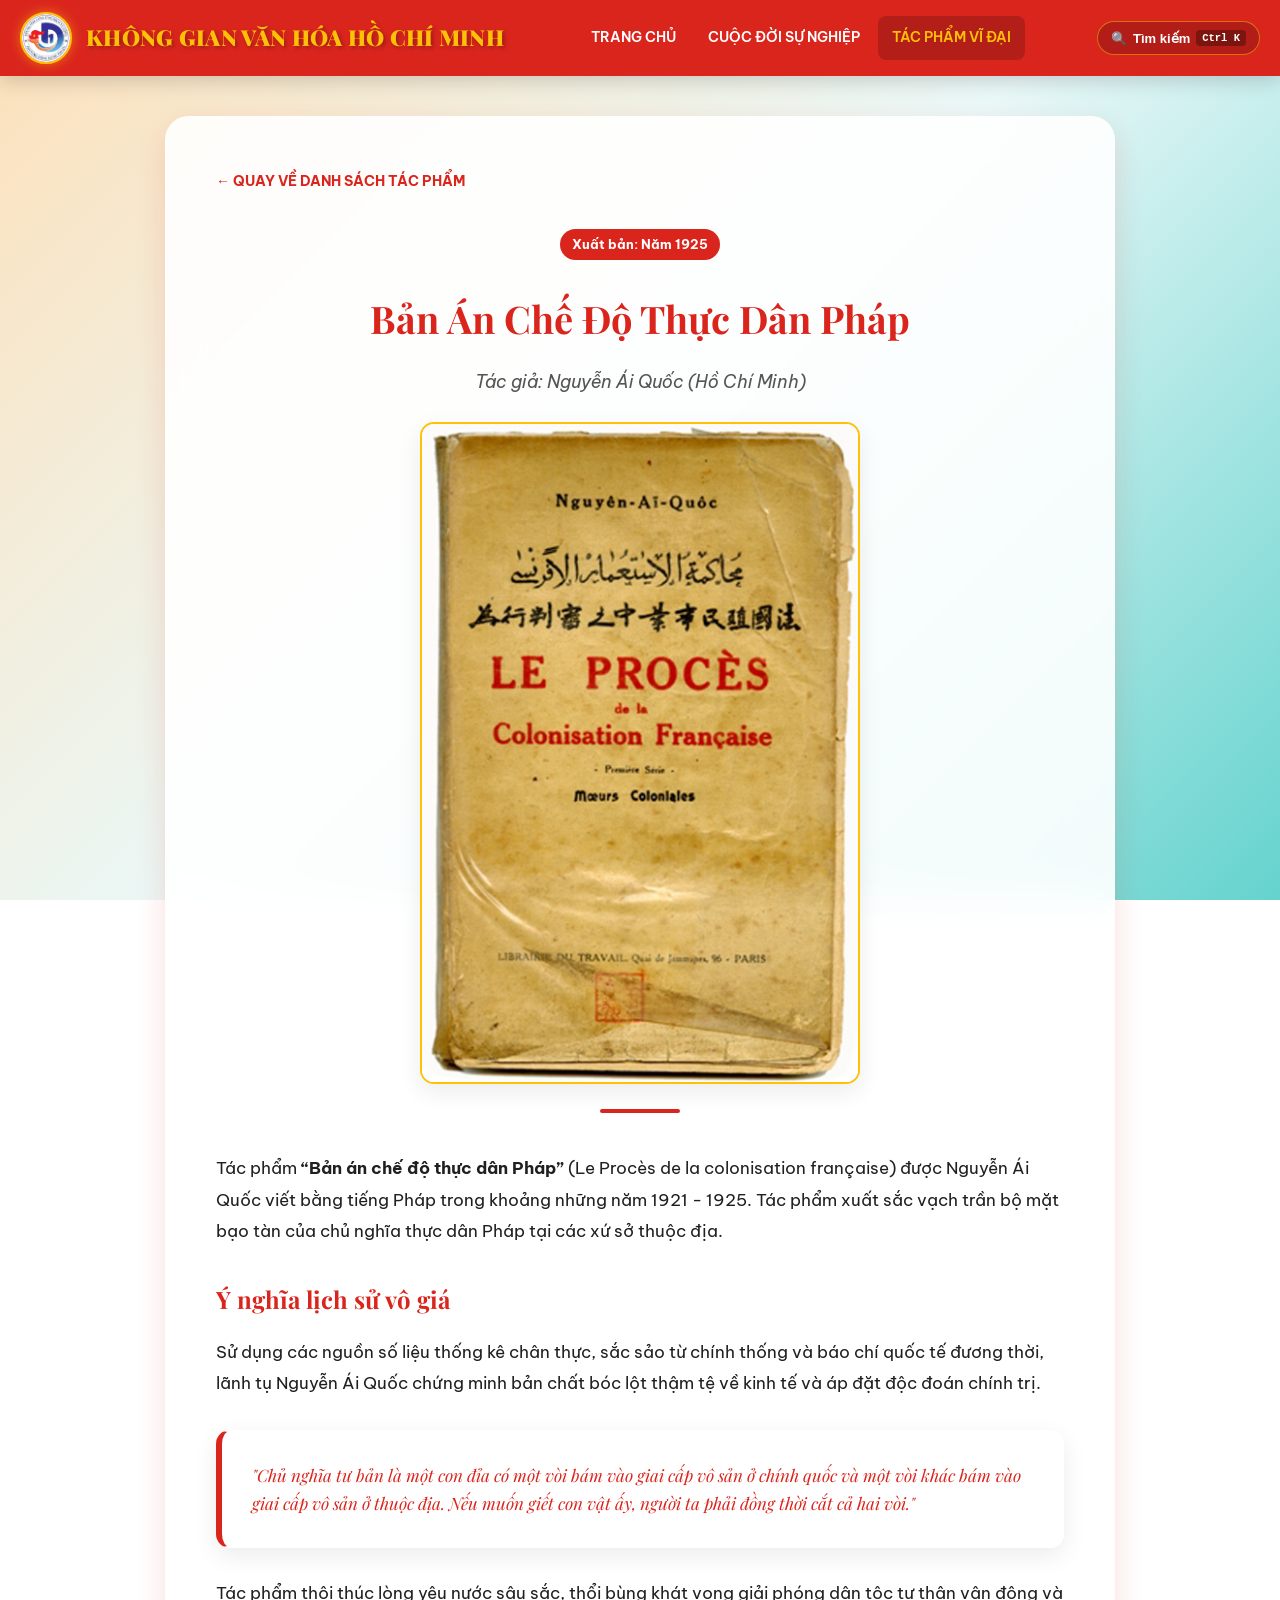
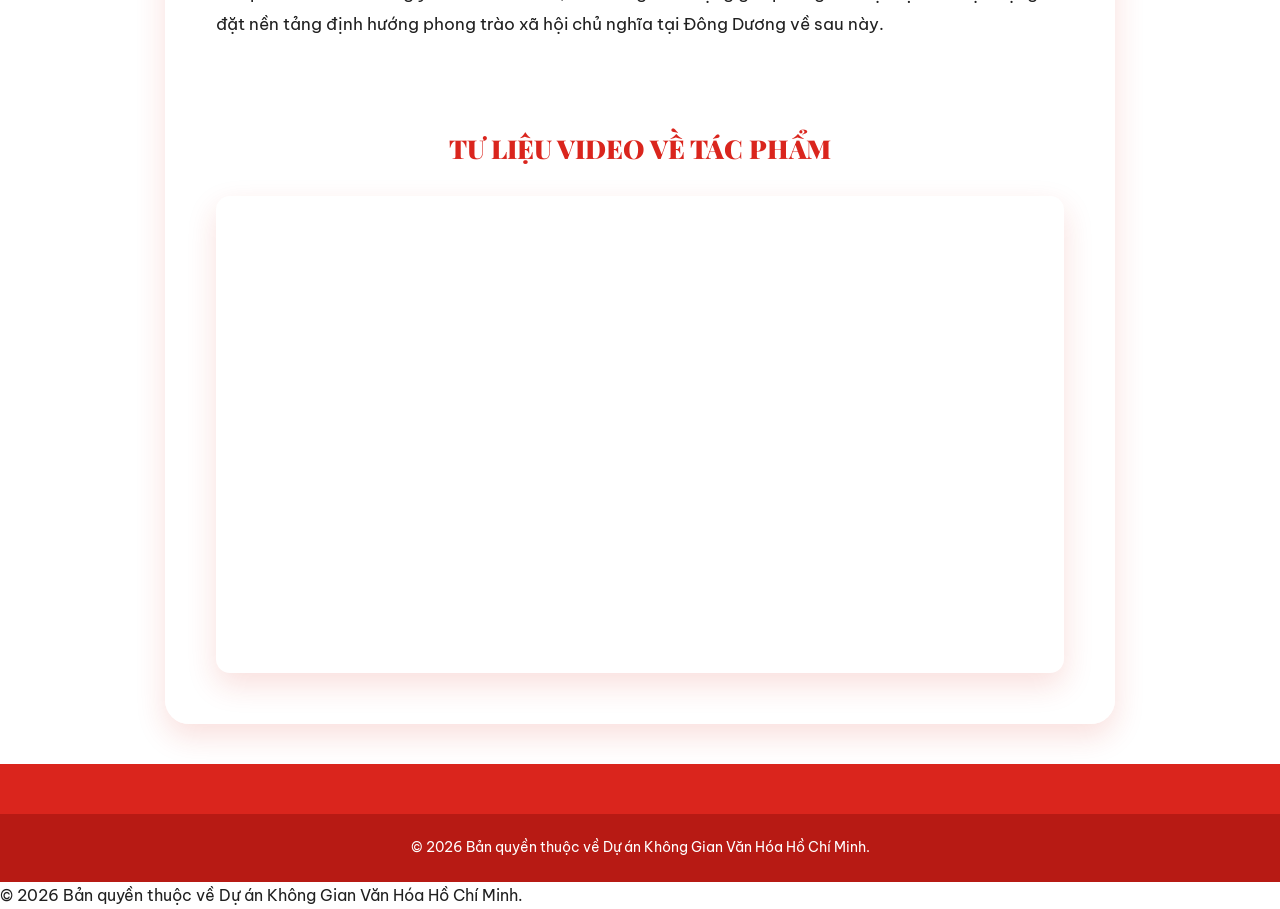
<file: chi-tiet.html>
<!DOCTYPE html>
<html lang="vi">

<head>
    <meta charset="UTF-8">
    <meta name="viewport" content="width=device-width, initial-scale=1.0">
    <title>Bản Án Chế Độ Thực Dân Pháp - KGVH HCM</title>
    <meta name="description" content="Chi tiết tác phẩm Bản án chế độ thực dân Pháp (1925) của Chủ tịch Hồ Chí Minh.">

    <!-- Open Graph / Facebook Meta Tags -->
    <meta property="og:type" content="article">
    <meta property="og:url" content="https://adcantcarry.github.io/KhongGianVanHoaHoChiMinh/chi-tiet.html">
    <meta property="og:title" content="Bản Án Chế Độ Thực Dân Pháp - KGVH HCM">
    <meta property="og:description" content="Chi tiết tác phẩm Bản án chế độ thực dân Pháp (1925) của Chủ tịch Hồ Chí Minh.">
    <meta property="og:image" content="https://adcantcarry.github.io/KhongGianVanHoaHoChiMinh/images/TTCU1.jpg">

    <link href="https://unpkg.com/aos@2.3.1/dist/aos.css" rel="stylesheet">
    <link rel="icon" type="image/x-icon" href="images/TTCU.ico" />
    <link rel="stylesheet" href="style.css">

    <style>
        .article-main-container {
            max-width: 950px;
            margin: 40px auto;
            background: var(--bg-card);
            backdrop-filter: blur(20px);
            padding: 50px;
            border-radius: var(--radius-lg);
            border: 1px solid var(--border-glass);
            box-shadow: var(--shadow-medium);
        }

        .cover-image {
            width: 100%;
            max-width: 440px;
            margin: 25px auto;
            display: block;
            border-radius: var(--radius-md);
            box-shadow: var(--shadow-soft);
            border: 2px solid var(--gold);
        }

        @media (max-width: 768px) {
            .article-main-container {
                padding: 24px;
            }
        }
    </style>
</head>

<body>

    <div id="scroll-progress"></div>
    <button id="back-to-top" title="Trở về đầu trang">↑</button>

    <header class="main-header">
        <div class="header-container">
            <a href="index.html" class="brand">
                <img src="images/TTCU.jpg" alt="Logo" class="logo-img">
                <h1 class="brand-title">KHÔNG GIAN VĂN HÓA HỒ CHÍ MINH</h1>
            </a>

            <nav class="main-nav">
                <ul class="nav-links">
                    <li class="nav-item"><a href="index.html">Trang chủ</a></li>
                    <li class="nav-item"><a href="cuoc-doi.html">Cuộc đời sự nghiệp</a></li>
                    <li class="nav-item"><a href="index.html#tac-pham" class="active-link">Tác phẩm vĩ đại</a></li>
                </ul>
            </nav>

            <div class="header-actions">
                <button class="search-trigger-btn" id="search-btn-header">
                    🔍 <span>Tìm kiếm</span>
                    <span class="search-shortcut-badge">Ctrl K</span>
                </button>
                <button class="mobile-nav-toggle" id="mobile-nav-toggle" aria-label="Mở Menu">☰</button>
            </div>
        </div>
    </header>

    <div class="drawer-backdrop" id="drawer-backdrop"></div>
    <div class="mobile-drawer" id="mobile-drawer">
        <div class="mobile-drawer-header">
            <h3 style="color: var(--primary-red); font-family: var(--font-heading); font-size: 18px;">MENU CHÍNH</h3>
            <button class="mobile-drawer-close" id="mobile-drawer-close">×</button>
        </div>
        <ul class="mobile-nav-links">
            <li><a href="index.html">Trang chủ</a></li>
            <li><a href="cuoc-doi.html">Cuộc đời sự nghiệp</a></li>
            <li><a href="index.html#tac-pham">Những tác phẩm vĩ đại</a></li>
        </ul>
    </div>

    <main class="container">
        <article class="article-main-container" data-aos="fade-up">
            <a href="index.html#tac-pham" class="btn-text" style="margin-bottom: 20px; display: inline-flex;">← Quay về
                danh sách tác phẩm</a>

            <div class="text-center" style="margin-top: 15px;">
                <span class="badge">Xuất bản: Năm 1925</span>
                <h1 class="article-title"
                    style="font-size: 38px; color: var(--primary-red); font-family: var(--font-heading); margin: 15px 0;">
                    Bản Án Chế Độ Thực Dân Pháp</h1>
                <p style="font-style: italic; color: var(--text-gray); font-size: 18px;">Tác giả: Nguyễn Ái Quốc (Hồ Chí
                    Minh)</p>

                <img src="images/phananhchedo.jpg" alt="Bản án chế độ thực dân Pháp" class="cover-image">
                <div class="title-line center-line"></div>
            </div>

            <div class="article-content" style="font-size: 17px; line-height: 1.85; color: var(--text-dark);">
                <p>Tác phẩm <strong>“Bản án chế độ thực dân Pháp”</strong> (Le Procès de la colonisation française) được
                    Nguyễn Ái Quốc viết bằng tiếng Pháp trong khoảng những năm 1921 - 1925. Tác phẩm xuất sắc vạch trần
                    bộ mặt bạo tàn của chủ nghĩa thực dân Pháp tại các xứ sở thuộc địa.</p>

                <h3
                    style="color: var(--primary-red); margin: 30px 0 15px 0; font-family: var(--font-heading); font-size: 24px;">
                    Ý nghĩa lịch sử vô giá</h3>
                <p>Sử dụng các nguồn số liệu thống kê chân thực, sắc sảo từ chính thống và báo chí quốc tế đương thời,
                    lãnh tụ Nguyễn Ái Quốc chứng minh bản chất bóc lột thậm tệ về kinh tế và áp đặt độc đoán chính trị.
                </p>

                <blockquote class="quote-card" style="margin: 30px 0;">
                    "Chủ nghĩa tư bản là một con đỉa có một vòi bám vào giai cấp vô sản ở chính quốc và một vòi khác bám
                    vào giai cấp vô sản ở thuộc địa. Nếu muốn giết con vật ấy, người ta phải đồng thời cắt cả hai vòi."
                </blockquote>

                <p>Tác phẩm thôi thúc lòng yêu nước sâu sắc, thổi bùng khát vọng giải phóng dân tộc tự thân vận động và
                    đặt nền tảng định hướng phong trào xã hội chủ nghĩa tại Đông Dương về sau này.</p>
            </div>

            <div class="video-section text-center"
                style="margin-top: 50px; padding-top: 35px; border-top: 1px solid var(--border-glass);">
                <h3 class="section-title" style="font-size: 26px; margin-bottom: 25px;">Tư liệu Video về Tác phẩm</h3>
                <div
                    style="position: relative; padding-bottom: 56.25%; height: 0; overflow: hidden; border-radius: var(--radius-md); box-shadow: var(--shadow-medium);">
                    <iframe style="position: absolute; top: 0; left: 0; width: 100%; height: 100%; border: none;"
                        src="https://www.youtube.com/embed/CK6a4AdCXM8" allowfullscreen></iframe>
                </div>
            </div>
        </article>
    </main>

    <!-- Global Search Palette Modal -->
    <div id="search-modal" class="modal-overlay">
        <div class="modal-content search-modal-content">
            <span class="close-modal" id="close-search-modal">×</span>
            <h3 style="color: var(--primary-red); font-family: var(--font-heading); margin-bottom: 15px;">TÌM KIẾM TƯ
                LIỆU</h3>
            <div class="search-input-wrapper">
                <span class="search-icon-inside">🔍</span>
                <input type="text" id="search-input" placeholder="Nhập từ khóa tìm kiếm..." autocomplete="off">
            </div>
            <div id="search-results-list" class="search-results-list"></div>
        </div>
    </div>

    <footer class="main-footer">
        <div class="footer-bottom">
            <p>&copy; 2026 Bản quyền thuộc về Dự án Không Gian Văn Hóa Hồ Chí Minh.</p>
        </div>
    </footer>

    <script src="https://unpkg.com/aos@2.3.1/dist/aos.js"></script>
    <script src="script.js"></script>
</body>

</html>
<p>&copy; 2026 Bản quyền thuộc về Dự án Không Gian Văn Hóa Hồ Chí Minh.</p>
</div>
</footer>

<script src="https://unpkg.com/aos@2.3.1/dist/aos.js"></script>
<script src="script.js"></script>
</body>

</html>
</file>
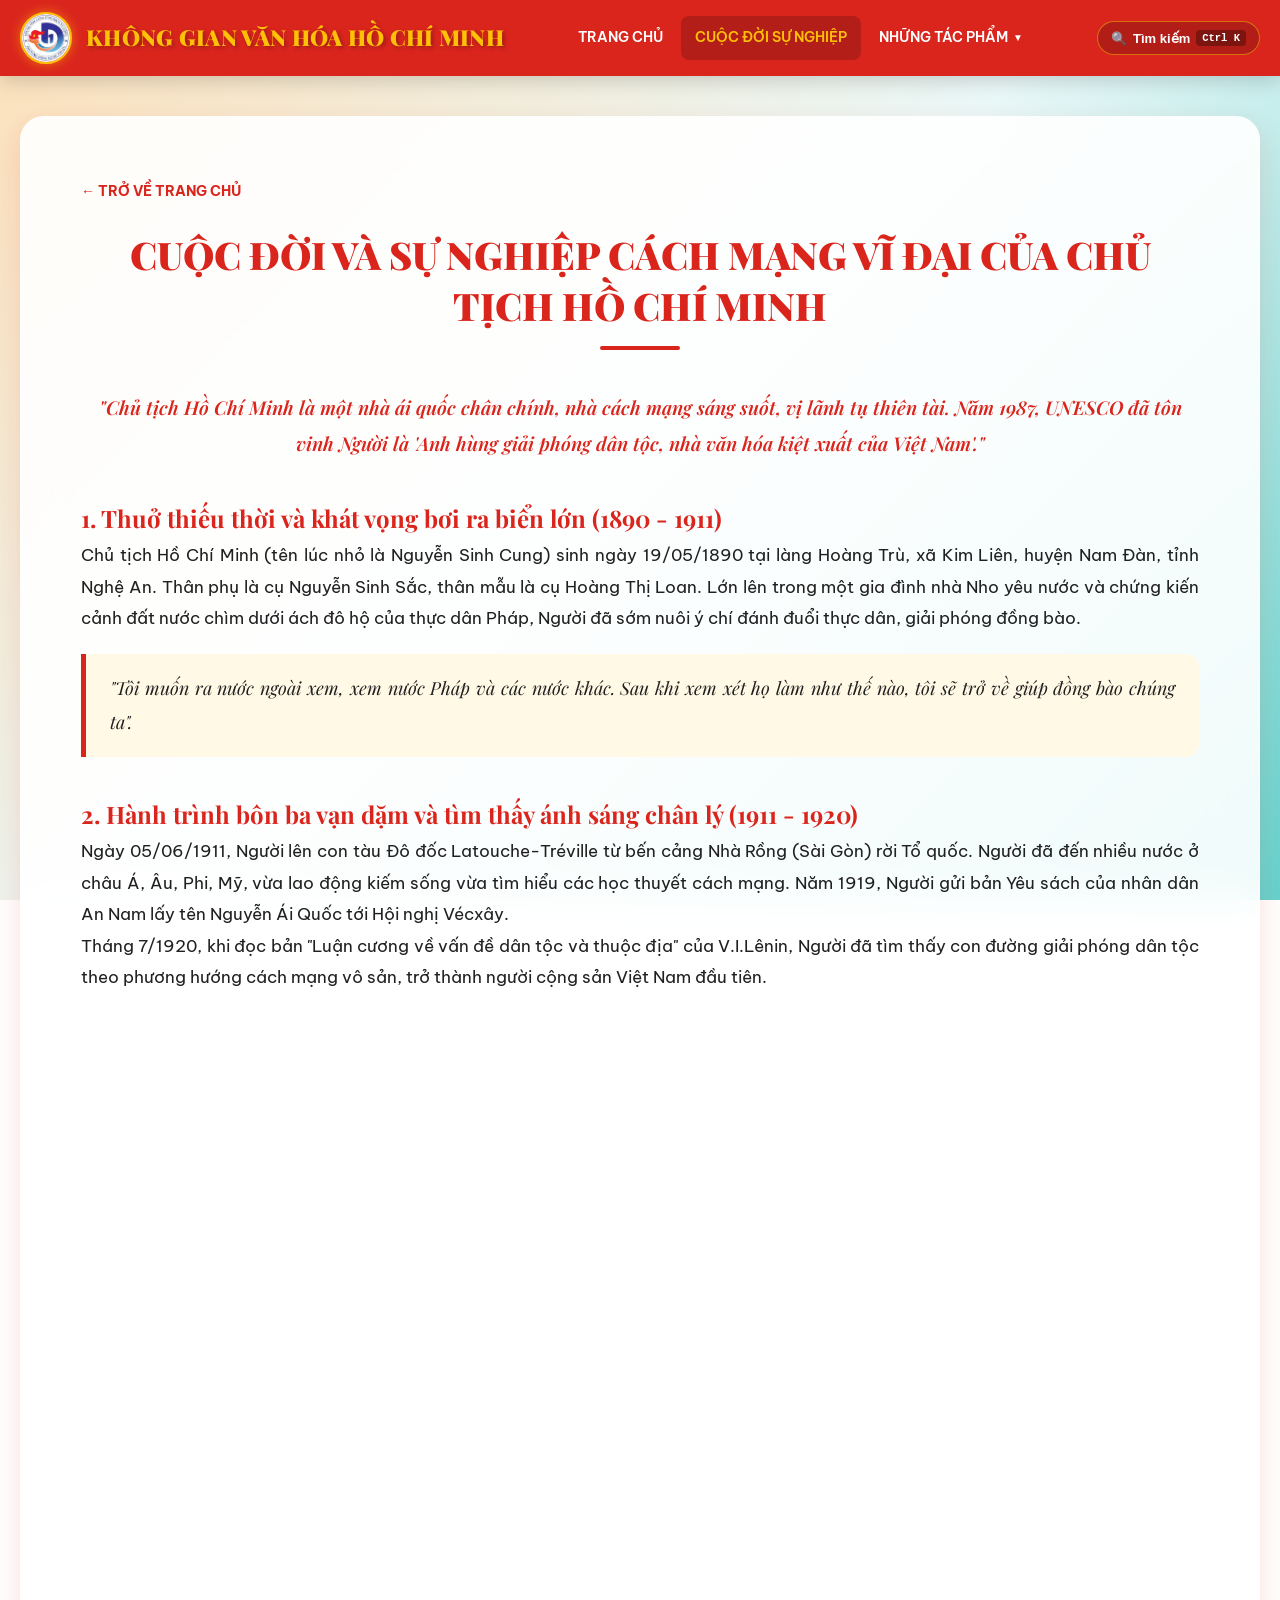
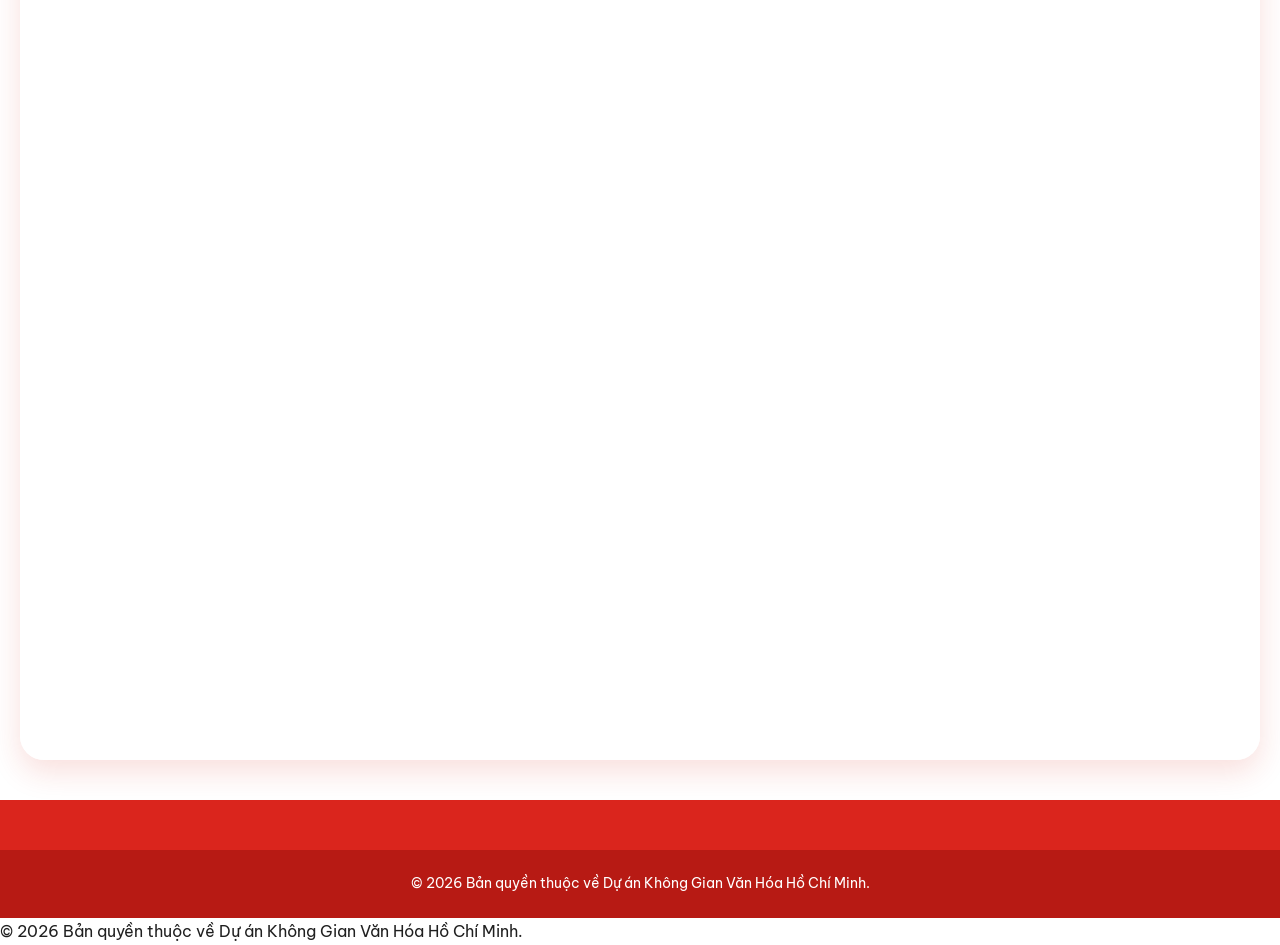
<file: cuoc-doi.html>
<!DOCTYPE html>
<html lang="vi">

<head>
    <meta charset="UTF-8">
    <meta name="viewport" content="width=device-width, initial-scale=1.0">
    <title>Cuộc Đời Và Sự Nghiệp Cách Mạng - KGVH HCM</title>
    <meta name="description"
        content="Cuộc đời sự nghiệp cách mạng vĩ đại của Chủ tịch Hồ Chí Minh - Anh hùng giải phóng dân tộc, nhà văn hóa kiệt xuất.">

    <!-- Open Graph / Facebook Meta Tags -->
    <meta property="og:type" content="website">
    <meta property="og:url" content="https://adcantcarry.github.io/KhongGianVanHoaHoChiMinh/cuoc-doi.html">
    <meta property="og:title" content="Cuộc Đời Và Sự Nghiệp Cách Mạng - KGVH HCM">
    <meta property="og:description" content="Cuộc đời sự nghiệp cách mạng vĩ đại của Chủ tịch Hồ Chí Minh - Anh hùng giải phóng dân tộc, nhà văn hóa kiệt xuất.">
    <meta property="og:image" content="https://adcantcarry.github.io/KhongGianVanHoaHoChiMinh/images/TTCU1.jpg">

    <link href="https://unpkg.com/aos@2.3.1/dist/aos.css" rel="stylesheet">
    <link rel="icon" type="image/x-icon" href="images/TTCU.ico" />
    <link rel="stylesheet" href="style.css">

    <style>
        .quote-inline {
            background: var(--gold-light);
            border-left: 5px solid var(--primary-red);
            padding: 18px 24px;
            margin: 20px 0;
            font-style: italic;
            color: var(--text-dark);
            border-radius: 0 var(--radius-md) var(--radius-md) 0;
            font-family: var(--font-heading);
            font-size: 18px;
        }

        .reading-container {
            margin: 40px auto;
            background: var(--bg-card);
            backdrop-filter: blur(20px);
            border: 1px solid var(--border-glass);
            padding: 60px;
            border-radius: var(--radius-lg);
            box-shadow: var(--shadow-medium);
        }

        @media (max-width: 768px) {
            .reading-container {
                padding: 25px;
            }
        }
    </style>
</head>

<body>

    <div id="scroll-progress"></div>
    <button id="back-to-top" title="Trở về đầu trang">↑</button>

    <header class="main-header">
        <div class="header-container">
            <a href="index.html" class="brand">
                <img src="images/TTCU.jpg" alt="Logo Không Gian Văn Hóa HCM" class="logo-img">
                <h1 class="brand-title">KHÔNG GIAN VĂN HÓA HỒ CHÍ MINH</h1>
            </a>

            <nav class="main-nav">
                <ul class="nav-links">
                    <li class="nav-item"><a href="index.html">Trang chủ</a></li>
                    <li class="nav-item"><a href="cuoc-doi.html" class="active-link">Cuộc đời sự nghiệp</a></li>
                    <li class="dropdown nav-item">
                        <a href="index.html#tac-pham">Những tác phẩm <span class="caret">▼</span></a>
                        <ul class="dropdown-menu">
                            <li><a href="chi-tiet.html">Bản án chế độ thực dân Pháp</a></li>
                            <li><a href="chi-tiet-1.html">Đường Kách mệnh</a></li>
                            <li><a href="chi-tiet-2.html">Nhật ký trong tù</a></li>
                            <li><a href="chi-tiet-3.html">Tuyên ngôn độc lập</a></li>
                            <li><a href="chi-tiet-4.html">Lời kêu gọi Toàn quốc kháng chiến</a></li>
                            <li><a href="chi-tiet-5.html">Bản Di chúc 1969</a></li>
                        </ul>
                    </li>
                </ul>
            </nav>

            <div class="header-actions">
                <button class="search-trigger-btn" id="search-btn-header">
                    🔍 <span>Tìm kiếm</span>
                    <span class="search-shortcut-badge">Ctrl K</span>
                </button>
                <button class="mobile-nav-toggle" id="mobile-nav-toggle" aria-label="Mở Menu">☰</button>
            </div>
        </div>
    </header>

    <div class="drawer-backdrop" id="drawer-backdrop"></div>
    <div class="mobile-drawer" id="mobile-drawer">
        <div class="mobile-drawer-header">
            <h3 style="color: var(--primary-red); font-family: var(--font-heading); font-size: 18px;">MENU CHÍNH</h3>
            <button class="mobile-drawer-close" id="mobile-drawer-close">×</button>
        </div>
        <ul class="mobile-nav-links">
            <li><a href="index.html">Trang chủ</a></li>
            <li><a href="cuoc-doi.html">Cuộc đời sự nghiệp</a></li>
            <li><a href="index.html#tac-pham">Những tác phẩm vĩ đại</a></li>
            <li><a href="index.html#timeline">Hành trình vĩ đại</a></li>
        </ul>
    </div>

    <main class="container">
        <article class="reading-container" data-aos="fade-up" data-aos-duration="900">
            <a href="index.html" class="btn-text" style="margin-bottom: 25px; display: inline-flex;">← Trở về trang
                chủ</a>

            <h1 class="article-title text-center" data-aos="fade-down"
                style="color: var(--primary-red); font-family: var(--font-heading); font-size: 38px; font-weight: 900; line-height: 1.35; margin-bottom: 15px;">
                CUỘC ĐỜI VÀ SỰ NGHIỆP CÁCH MẠNG VĨ ĐẠI CỦA CHỦ TỊCH HỒ CHÍ MINH
            </h1>
            <div class="title-line center-line"></div>

            <div class="article-content"
                style="font-size: 17px; line-height: 1.85; color: var(--text-dark); text-align: justify;">
                <p
                    style="font-size: 19px; font-weight: 600; text-align: center; color: var(--primary-red); margin-bottom: 35px; font-family: var(--font-heading);">
                    <em>"Chủ tịch Hồ Chí Minh là một nhà ái quốc chân chính, nhà cách mạng sáng suốt, vị lãnh tụ thiên
                        tài. Năm 1987, UNESCO đã tôn vinh Người là 'Anh hùng giải phóng dân tộc, nhà văn hóa kiệt xuất
                        của Việt Nam'."</em>
                </p>

                <div data-aos="fade-up">
                    <h3
                        style="color: var(--primary-red); margin-top: 35px; font-family: var(--font-heading); font-size: 24px;">
                        1. Thuở thiếu thời và khát vọng bơi ra biển lớn (1890 - 1911)</h3>
                    <p>Chủ tịch Hồ Chí Minh (tên lúc nhỏ là Nguyễn Sinh Cung) sinh ngày 19/05/1890 tại làng Hoàng Trù,
                        xã Kim Liên, huyện Nam Đàn, tỉnh Nghệ An. Thân phụ là cụ Nguyễn Sinh Sắc, thân mẫu là cụ Hoàng
                        Thị Loan. Lớn lên trong một gia đình nhà Nho yêu nước và chứng kiến cảnh đất nước chìm dưới ách
                        đô hộ của thực dân Pháp, Người đã sớm nuôi ý chí đánh đuổi thực dân, giải phóng đồng bào.</p>
                    <div class="quote-inline">"Tôi muốn ra nước ngoài xem, xem nước Pháp và các nước khác. Sau khi xem
                        xét họ làm như thế nào, tôi sẽ trở về giúp đồng bào chúng ta".</div>
                </div>

                <div data-aos="fade-up">
                    <h3
                        style="color: var(--primary-red); margin-top: 35px; font-family: var(--font-heading); font-size: 24px;">
                        2. Hành trình bôn ba vạn dặm và tìm thấy ánh sáng chân lý (1911 - 1920)</h3>
                    <p>Ngày 05/06/1911, Người lên con tàu Đô đốc Latouche-Tréville từ bến cảng Nhà Rồng (Sài Gòn) rời Tổ
                        quốc. Người đã đến nhiều nước ở châu Á, Âu, Phi, Mỹ, vừa lao động kiếm sống vừa tìm hiểu các học
                        thuyết cách mạng. Năm 1919, Người gửi bản Yêu sách của nhân dân An Nam lấy tên Nguyễn Ái Quốc
                        tới Hội nghị Vécxây.</p>
                    <p>Tháng 7/1920, khi đọc bản "Luận cương về vấn đề dân tộc và thuộc địa" của V.I.Lênin, Người đã tìm
                        thấy con đường giải phóng dân tộc theo phương hướng cách mạng vô sản, trở thành người cộng sản
                        Việt Nam đầu tiên.</p>
                </div>

                <div data-aos="fade-up">
                    <h3
                        style="color: var(--primary-red); margin-top: 35px; font-family: var(--font-heading); font-size: 24px;">
                        3. Chuẩn bị lực lượng và Sáng lập Đảng Cộng sản Việt Nam (1920 - 1930)</h3>
                    <p>Người thành lập Hội liên hiệp các dân tộc thuộc địa, xuất bản báo "Người cùng khổ" (1922), thành
                        lập Hội Việt Nam Cách mạng Thanh niên (1925) và xuất bản tác phẩm "Đường Kách mệnh" (1927). Mùa
                        xuân năm 1930, Người chủ trì Hội nghị hợp nhất các tổ chức cộng sản, thành lập Đảng Cộng sản
                        Việt Nam.</p>
                </div>

                <div data-aos="fade-up">
                    <h3
                        style="color: var(--primary-red); margin-top: 35px; font-family: var(--font-heading); font-size: 24px;">
                        4. Lãnh đạo Tổng khởi nghĩa Cách mạng Tháng Tám (1930 - 1945)</h3>
                    <p>Ngày 28/01/1941, Người trở về Tổ quốc tại hang Pác Bó (Cao Bằng) thành lập Mặt trận Việt Minh.
                        Dưới sự lãnh đạo tài tình của Bác, Cách mạng Tháng Tám năm 1945 đã thành công rực rỡ. Ngày
                        02/09/1945, Người đọc bản Tuyên ngôn Độc lập, khai sinh nước Việt Nam Dân chủ Cộng hòa.</p>
                </div>

                <div data-aos="fade-up">
                    <h3
                        style="color: var(--primary-red); margin-top: 35px; font-family: var(--font-heading); font-size: 24px;">
                        5. Chèo lái con thuyền Cách mạng đi đến thắng lợi trọn vẹn (1946 - 1969)</h3>
                    <p>Khi thực dân Pháp quay lại xâm lược, Người ra Lời kêu gọi toàn quốc kháng chiến (12/1946), lãnh
                        đạo quân dân ta làm nên chiến thắng Điện Biên Phủ (1954). Trong cuộc chống Mỹ cứu nước, Người
                        truyền ngọn lửa quyết tâm "Không có gì quý hơn độc lập, tự do!". Bản Di chúc thiêng liêng năm
                        1969 là tài sản tinh thần vô giá Người để lại cho muôn đời sau.</p>
                </div>
            </div>

            <div class="video-section text-center" data-aos="zoom-in"
                style="margin-top: 50px; padding-top: 35px; border-top: 1px solid var(--border-glass);">
                <h3 class="section-title" style="font-size: 26px; margin-bottom: 25px;">Tư liệu Phim Phim Tài Liệu về
                    Chủ Tịch Hồ Chí Minh</h3>
                <div
                    style="position: relative; padding-bottom: 56.25%; height: 0; overflow: hidden; border-radius: var(--radius-md); box-shadow: var(--shadow-medium);">
                    <iframe style="position: absolute; top: 0; left: 0; width: 100%; height: 100%; border: none;"
                        src="https://www.youtube.com/embed/58HGVK6j-80" allowfullscreen></iframe>
                </div>
            </div>
        </article>
    </main>

    <!-- Global Search Palette Modal -->
    <div id="search-modal" class="modal-overlay">
        <div class="modal-content search-modal-content">
            <span class="close-modal" id="close-search-modal">×</span>
            <h3 style="color: var(--primary-red); font-family: var(--font-heading); margin-bottom: 15px;">TÌM KIẾM TƯ
                LIỆU</h3>
            <div class="search-input-wrapper">
                <span class="search-icon-inside">🔍</span>
                <input type="text" id="search-input" placeholder="Nhập từ khóa tìm kiếm..." autocomplete="off">
            </div>
            <div id="search-results-list" class="search-results-list"></div>
        </div>
    </div>

    <!-- Footer -->
    <footer class="main-footer">
        <div class="footer-bottom">
            <p>&copy; 2026 Bản quyền thuộc về Dự án Không Gian Văn Hóa Hồ Chí Minh.</p>
        </div>
    </footer>

    <script src="https://unpkg.com/aos@2.3.1/dist/aos.js"></script>
    <script src="script.js"></script>
</body>

</html>
<p>&copy; 2026 Bản quyền thuộc về Dự án Không Gian Văn Hóa Hồ Chí Minh.</p>
</div>
</footer>

<script src="https://unpkg.com/aos@2.3.1/dist/aos.js"></script>
<script src="script.js"></script>
</body>

</html>
</file>
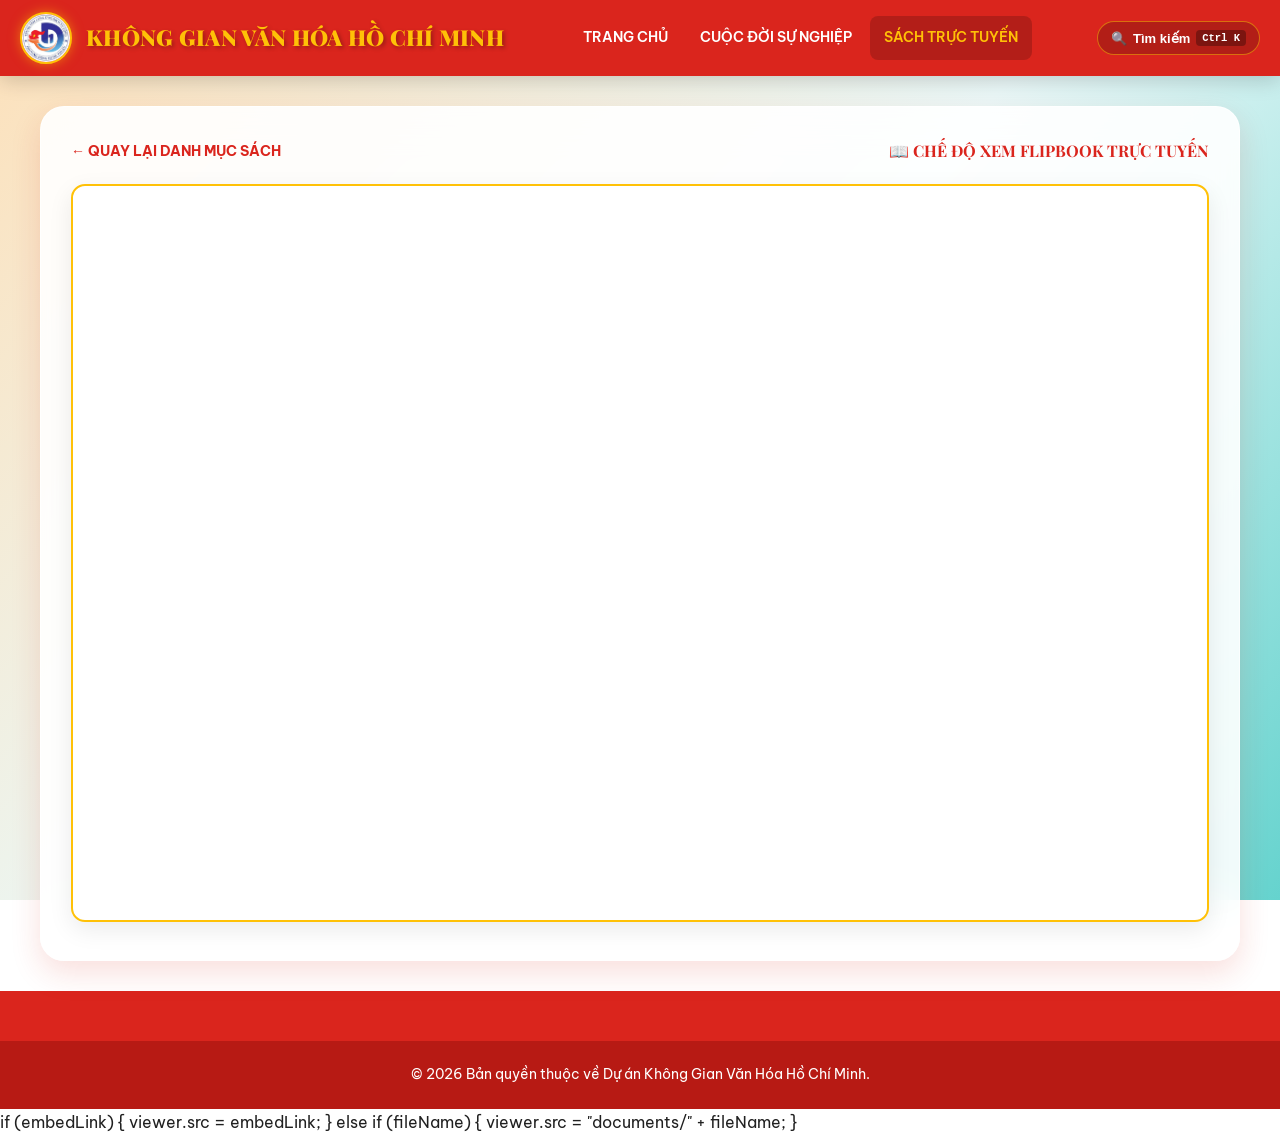
<file: doc-sach.html>
<!DOCTYPE html>
<html lang="vi">

<head>
    <meta charset="UTF-8">
    <meta name="viewport" content="width=device-width, initial-scale=1.0">
    <title>Đọc Sách Trực Tuyến - Không Gian Văn Hóa Hồ Chí Minh</title>
    <meta name="description"
        content="Khung đọc sách flipbook trực tuyến các tác phẩm về Bác Hồ và tư tưởng Hồ Chí Minh.">

    <!-- Open Graph / Facebook Meta Tags -->
    <meta property="og:type" content="website">
    <meta property="og:url" content="https://adcantcarry.github.io/KhongGianVanHoaHoChiMinh/doc-sach.html">
    <meta property="og:title" content="Đọc Sách Trực Tuyến - Không Gian Văn Hóa Hồ Chí Minh">
    <meta property="og:description" content="Khung đọc sách flipbook trực tuyến các tác phẩm về Bác Hồ và tư tưởng Hồ Chí Minh.">
    <meta property="og:image" content="https://adcantcarry.github.io/KhongGianVanHoaHoChiMinh/images/TTCU1.jpg">

    <link href="https://unpkg.com/aos@2.3.1/dist/aos.css" rel="stylesheet">
    <link rel="icon" type="image/x-icon" href="images/TTCU.ico" />
    <link rel="stylesheet" href="style.css">

    <style>
        .reader-container {
            max-width: 1200px;
            margin: 30px auto;
            background: var(--bg-card);
            backdrop-filter: blur(20px);
            padding: 30px;
            border-radius: var(--radius-lg);
            border: 1px solid var(--border-glass);
            box-shadow: var(--shadow-medium);
        }

        .pdf-frame {
            width: 100%;
            height: 82vh;
            border: 2px solid var(--gold);
            border-radius: var(--radius-md);
            box-shadow: var(--shadow-soft);
            background: #ffffff;
        }
    </style>
</head>

<body>

    <div id="scroll-progress"></div>
    <button id="back-to-top" title="Trở về đầu trang">↑</button>

    <header class="main-header">
        <div class="header-container">
            <a href="index.html" class="brand">
                <img src="images/TTCU.jpg" alt="Logo" class="logo-img">
                <h1 class="brand-title">KHÔNG GIAN VĂN HÓA HỒ CHÍ MINH</h1>
            </a>

            <nav class="main-nav">
                <ul class="nav-links">
                    <li class="nav-item"><a href="index.html">Trang chủ</a></li>
                    <li class="nav-item"><a href="cuoc-doi.html">Cuộc đời sự nghiệp</a></li>
                    <li class="nav-item"><a href="index.html#sach" class="active-link">Sách trực tuyến</a></li>
                </ul>
            </nav>

            <div class="header-actions">
                <button class="search-trigger-btn" id="search-btn-header">
                    🔍 <span>Tìm kiếm</span>
                    <span class="search-shortcut-badge">Ctrl K</span>
                </button>
                <button class="mobile-nav-toggle" id="mobile-nav-toggle" aria-label="Mở Menu">☰</button>
            </div>
        </div>
    </header>

    <div class="drawer-backdrop" id="drawer-backdrop"></div>
    <div class="mobile-drawer" id="mobile-drawer">
        <div class="mobile-drawer-header">
            <h3 style="color: var(--primary-red); font-family: var(--font-heading); font-size: 18px;">MENU CHÍNH</h3>
            <button class="mobile-drawer-close" id="mobile-drawer-close">×</button>
        </div>
        <ul class="mobile-nav-links">
            <li><a href="index.html">Trang chủ</a></li>
            <li><a href="cuoc-doi.html">Cuộc đời sự nghiệp</a></li>
            <li><a href="index.html#sach">Sách trực tuyến</a></li>
        </ul>
    </div>

    <main class="container">
        <div class="reader-container">
            <div
                style="display:flex; justify-content:space-between; align-items:center; margin-bottom:20px; flex-wrap:wrap; gap:10px;">
                <a href="index.html#sach" class="btn-text">← Quay lại danh mục sách</a>
                <span style="font-weight: bold; color: var(--primary-red); font-family: var(--font-heading);">📖 CHẾ ĐỘ
                    XEM FLIPBOOK TRỰC TUYẾN</span>
            </div>

            <iframe id="pdf-viewer" class="pdf-frame" src="" allowfullscreen="true" allow="clipboard-write"></iframe>
        </div>
    </main>

    <!-- Global Search Palette Modal -->
    <div id="search-modal" class="modal-overlay">
        <div class="modal-content search-modal-content">
            <span class="close-modal" id="close-search-modal">×</span>
            <h3 style="color: var(--primary-red); font-family: var(--font-heading); margin-bottom: 15px;">TÌM KIẾM TƯ
                LIỆU</h3>
            <div class="search-input-wrapper">
                <span class="search-icon-inside">🔍</span>
                <input type="text" id="search-input" placeholder="Nhập từ khóa tìm kiếm..." autocomplete="off">
            </div>
            <div id="search-results-list" class="search-results-list"></div>
        </div>
    </div>

    <footer class="main-footer">
        <div class="footer-bottom">
            <p>&copy; 2026 Bản quyền thuộc về Dự án Không Gian Văn Hóa Hồ Chí Minh.</p>
        </div>
    </footer>

    <script src="script.js"></script>
    <script>
        const params = new URLSearchParams(window.location.search);
        const fileName = params.get('file');
        const embedLink = params.get('embed');
        const viewer = document.getElementById('pdf-viewer');

        if (embedLink) {
            viewer.src = embedLink;
        } else if (fileName) {
            viewer.src = "documents/" + fileName;
        }
    </script>
</body>

</html> if (embedLink) {
viewer.src = embedLink;
} else if (fileName) {
viewer.src = "documents/" + fileName;
}
</script>
</body>

</html>
</file>
<file: style.css>
@import url('https://fonts.googleapis.com/css2?family=Be+Vietnam+Pro:ital,wght@0,300;0,400;0,500;0,600;0,700;0,800;1,400;1,600&family=Playfair+Display:ital,wght@0,600;0,700;0,900;1,600;1,700&display=swap');

/* ==========================================================================
   DESIGN SYSTEM TOKENS & COLOR PALETTE
   ========================================================================== */
:root {
    --primary-red: #da251d;
    --primary-red-hover: #b71a14;
    --dark-red: #b71a14;
    --gold: #ffc107;
    --gold-light: #fff9e6;
    --gold-hover: #ffb300;
    --accent-gold: #ffc107;
    
    /* GỐC NỀN GRADIENT BẠN ĐÃ CHỌN (FDE0B9 -> EAF8F8 -> 65D3CE) */
    --bg-main: #fde0b9;
    --bg-mesh: linear-gradient(135deg, #FDE0B9 0%, #eaf8f8 50%, #65D3CE 100%);
    --bg-card: rgba(255, 255, 255, 0.9);
    --bg-card-hover: rgba(255, 255, 255, 0.98);
    --border-glass: rgba(255, 255, 255, 0.7);
    
    --text-dark: #202020;
    --text-gray: #555555;
    --text-muted: #777777;
    --text-light: #ffffff;
    
    --shadow-soft: 0 8px 25px rgba(0, 0, 0, 0.08);
    --shadow-medium: 0 12px 30px rgba(218, 37, 29, 0.15);
    --shadow-glow: 0 0 20px rgba(255, 193, 7, 0.5);
    
    --radius-sm: 8px;
    --radius-md: 14px;
    --radius-lg: 24px;
    --radius-full: 9999px;
    
    --font-heading: 'Playfair Display', serif;
    --font-body: 'Be Vietnam Pro', 'Roboto', sans-serif;
    --transition: all 0.3s cubic-bezier(0.16, 1, 0.3, 1);
}

/* ==========================================================================
   RESET & BASE STYLES
   ========================================================================== */
*, *::before, *::after {
    margin: 0;
    padding: 0;
    box-sizing: border-box;
}

html {
    scroll-behavior: smooth;
    font-size: 16px;
    overflow-x: hidden;
}

body {
    background: var(--bg-mesh);
    background-attachment: fixed;
    color: var(--text-dark);
    font-family: var(--font-body);
    line-height: 1.7;
    overflow-x: hidden;
    width: 100%;
    min-height: 100vh;
}

img {
    max-width: 100%;
    height: auto;
    display: block;
}

a {
    color: inherit;
    text-decoration: none;
    transition: var(--transition);
}

.container {
    max-width: 1300px;
    margin: 0 auto;
    padding: 0 20px;
    width: 100%;
}

.text-center {
    text-align: center;
}

/* ==========================================================================
   PROGRESS BAR & BACK-TO-TOP BUTTON
   ========================================================================== */
#scroll-progress {
    position: fixed;
    top: 0;
    left: 0;
    height: 4px;
    background: linear-gradient(90deg, var(--gold) 0%, var(--primary-red) 100%);
    width: 0%;
    z-index: 10001;
    transition: width 0.1s ease-out;
    box-shadow: 0 0 10px var(--gold);
}

#back-to-top {
    position: fixed;
    bottom: 25px;
    right: 25px;
    width: 48px;
    height: 48px;
    background: var(--primary-red);
    color: #ffffff;
    border: 2px solid var(--gold);
    border-radius: var(--radius-full);
    display: flex;
    align-items: center;
    justify-content: center;
    cursor: pointer;
    z-index: 999;
    opacity: 0;
    visibility: hidden;
    transform: translateY(20px);
    transition: var(--transition);
    box-shadow: 0 8px 20px rgba(0,0,0,0.25);
    font-size: 20px;
    font-weight: bold;
}

#back-to-top.show {
    opacity: 1;
    visibility: visible;
    transform: translateY(0);
}

#back-to-top:hover {
    background: var(--gold);
    color: var(--primary-red);
    transform: translateY(-4px);
    box-shadow: var(--shadow-glow);
}

/* ==========================================================================
   HEADER & NAVIGATION SYSTEM
   ========================================================================== */
.main-header {
    background: var(--primary-red);
    box-shadow: 0 4px 20px rgba(0,0,0,0.18);
    position: sticky;
    top: 0;
    z-index: 1000;
    width: 100%;
}

.header-container {
    max-width: 1400px;
    margin: 0 auto;
    display: flex;
    justify-content: space-between;
    align-items: center;
    padding: 12px 20px;
    gap: 15px;
}

.brand {
    display: flex;
    align-items: center;
    gap: 14px;
    text-decoration: none;
}

.logo-img {
    height: 52px;
    width: 52px;
    object-fit: cover;
    border: 2px solid var(--gold);
    background-color: #ffffff;
    border-radius: 50%;
    box-shadow: 0 0 12px rgba(255, 193, 7, 0.5);
    flex-shrink: 0;
}

.brand-title {
    color: var(--gold);
    font-size: 22px;
    font-weight: 900;
    white-space: nowrap;
    text-transform: uppercase;
    font-family: var(--font-heading);
    letter-spacing: 0.3px;
    text-shadow: 2px 2px 4px rgba(0,0,0,0.3);
}

.main-nav {
    display: flex;
    align-items: center;
}

.nav-links {
    list-style: none;
    display: flex;
    align-items: center;
    gap: 4px;
}

.nav-item {
    position: relative;
}

.nav-links li a {
    color: #ffffff;
    font-size: 14px;
    font-weight: 600;
    padding: 10px 14px;
    display: flex;
    align-items: center;
    gap: 5px;
    text-transform: uppercase;
    border-radius: var(--radius-sm);
    transition: var(--transition);
}

.nav-links li a:hover, .nav-links li a.active-link {
    color: var(--gold);
    background-color: rgba(0, 0, 0, 0.18);
}

.caret {
    font-size: 10px;
}

.header-actions {
    display: flex;
    align-items: center;
    gap: 8px;
}

.search-trigger-btn {
    background: rgba(0, 0, 0, 0.18);
    border: 1px solid rgba(255, 193, 7, 0.5);
    color: #ffffff;
    padding: 8px 13px;
    border-radius: var(--radius-full);
    cursor: pointer;
    display: flex;
    align-items: center;
    gap: 6px;
    font-size: 13px;
    font-weight: 600;
    transition: var(--transition);
    white-space: nowrap;
}

.search-trigger-btn:hover {
    background: var(--gold);
    color: var(--primary-red);
    box-shadow: var(--shadow-glow);
}

.search-shortcut-badge {
    background: rgba(0, 0, 0, 0.3);
    padding: 2px 6px;
    border-radius: 4px;
    font-size: 10.5px;
    font-family: monospace;
}

/* DROPDOWN MENU */
.dropdown-menu {
    visibility: hidden;
    opacity: 0;
    position: absolute;
    top: 100%;
    left: 0;
    background: #ffffff;
    min-width: 330px;
    list-style: none;
    border-radius: var(--radius-md);
    box-shadow: 0 15px 35px rgba(0,0,0,0.2);
    transition: var(--transition);
    border-top: 3px solid var(--gold);
    transform: translateY(12px);
    overflow: hidden;
    z-index: 100;
}

.dropdown-menu li a {
    color: var(--text-dark) !important;
    text-transform: none;
    font-size: 14.5px;
    padding: 13px 20px;
    border-bottom: 1px solid #eeeeee;
    border-radius: 0;
}

.dropdown-menu li a:hover {
    background-color: var(--gold-light) !important;
    color: var(--primary-red) !important;
    padding-left: 25px;
}

.dropdown:hover .dropdown-menu {
    visibility: visible;
    opacity: 1;
    transform: translateY(0);
}

/* Mobile Hamburger Toggle */
.mobile-nav-toggle {
    display: none;
    background: transparent;
    border: none;
    color: #ffffff;
    font-size: 26px;
    cursor: pointer;
    padding: 4px 8px;
    line-height: 1;
}

/* Mobile Drawer Navigation */
.mobile-drawer {
    position: fixed;
    top: 0;
    right: -100%;
    width: 290px;
    height: 100vh;
    background: #ffffff;
    z-index: 10002;
    padding: 25px 20px;
    transition: right 0.35s cubic-bezier(0.16, 1, 0.3, 1);
    box-shadow: -10px 0 30px rgba(0,0,0,0.3);
    border-left: 3px solid var(--gold);
    overflow-y: auto;
}

.mobile-drawer.open {
    right: 0;
}

.mobile-drawer-header {
    display: flex;
    justify-content: space-between;
    align-items: center;
    margin-bottom: 25px;
    padding-bottom: 15px;
    border-bottom: 2px solid var(--gold);
}

.mobile-drawer-close {
    background: transparent;
    border: none;
    font-size: 32px;
    color: var(--primary-red);
    cursor: pointer;
    line-height: 1;
}

.mobile-nav-links {
    list-style: none;
    display: flex;
    flex-direction: column;
    gap: 8px;
}

.mobile-nav-links a {
    color: var(--text-dark);
    font-weight: 600;
    font-size: 15px;
    padding: 12px 14px;
    display: block;
    border-radius: var(--radius-sm);
    border-bottom: 1px solid rgba(0,0,0,0.05);
}

.mobile-nav-links a:hover {
    background: var(--gold-light);
    color: var(--primary-red);
}

.drawer-backdrop {
    position: fixed;
    top: 0;
    left: 0;
    width: 100vw;
    height: 100vh;
    background: rgba(0,0,0,0.6);
    backdrop-filter: blur(4px);
    z-index: 10001;
    opacity: 0;
    visibility: hidden;
    transition: var(--transition);
}

.drawer-backdrop.show {
    opacity: 1;
    visibility: visible;
}

/* ==========================================================================
   HERO BANNER (GIỮ NGUYÊN 100% ẢNH BÁC HỒ RÕ NÉT - KHÔNG HỘP MỜ CHE ẢNH)
   ========================================================================== */
.banner {
    position: relative;
    height: 85vh;
    min-height: 600px;
    display: flex;
    justify-content: center;
    align-items: center;
    text-align: center;
    background: url('images/anh_bacho.png') no-repeat center center;
    background-size: cover;
    border-radius: var(--radius-lg);
    margin: 20px auto;
    max-width: 1350px;
    box-shadow: 0 15px 40px rgba(0,0,0,0.2);
    overflow: hidden;
    width: calc(100% - 30px);
}

.particles-layer {
    position: absolute;
    top: 0;
    left: 0;
    width: 100%;
    height: 100%;
    z-index: 1;
    pointer-events: none;
}

/* CHỮ TRỰC TIẾP TRÊN NỀN ẢNH BÁC HỒ - KHÔNG HỘP MỜ DÙNG CHO BANNER */
.banner-text-wrapper {
    position: relative;
    z-index: 10;
    width: 100%;
    max-width: 850px;
    margin: 0 auto;
    padding: 20px;
    background: transparent;
}

.hero-title {
    color: var(--primary-red);
    font-size: 42px;
    line-height: 1.4;
    font-family: var(--font-heading);
    font-weight: 900;
    text-shadow: 2px 2px 4px rgba(255,255,255,0.9), -1px -1px 0 rgba(255, 255, 255, 0.8);
    margin-bottom: 15px;
}

.hero-subtitle {
    color: var(--text-dark);
    font-size: 22px;
    font-weight: 700;
    min-height: 38px;
    text-shadow: 1px 1px 2px rgba(255,255,255,0.9);
    margin-bottom: 25px;
}

.btn-primary {
    display: inline-flex;
    align-items: center;
    gap: 8px;
    padding: 13px 34px;
    background: var(--primary-red);
    color: #ffffff;
    font-weight: 700;
    font-size: 15px;
    border-radius: var(--radius-full);
    text-transform: uppercase;
    border: 2px solid var(--primary-red);
    box-shadow: 0 6px 20px rgba(218, 37, 29, 0.35);
    cursor: pointer;
    transition: var(--transition);
}

.btn-primary:hover {
    background: #ffffff;
    color: var(--primary-red);
    transform: translateY(-3px);
    box-shadow: var(--shadow-medium);
}

/* ==========================================================================
   SECTIONS & TYPOGRAPHY
   ========================================================================== */
.section {
    padding: 75px 0;
    position: relative;
}

.bg-alt {
    background: rgba(255, 255, 255, 0.45);
    backdrop-filter: blur(8px);
}

.section-title {
    font-family: var(--font-heading);
    font-size: 34px;
    color: var(--primary-red);
    margin-bottom: 10px;
    font-weight: 900;
    text-transform: uppercase;
    text-shadow: 1px 1px 2px rgba(255,255,255,0.8);
}

.title-line {
    width: 80px;
    height: 4px;
    background: var(--primary-red);
    margin-bottom: 40px;
    border-radius: var(--radius-full);
}

.center-line {
    margin: 0 auto 40px auto;
}

/* ==========================================================================
   QUOTES SECTION
   ========================================================================== */
.quote-grid {
    display: grid;
    grid-template-columns: repeat(auto-fit, minmax(280px, 1fr));
    gap: 25px;
}

.quote-card {
    background: var(--bg-card);
    backdrop-filter: blur(10px);
    padding: 30px;
    border-left: 6px solid var(--primary-red);
    border-radius: var(--radius-md);
    box-shadow: var(--shadow-soft);
    font-style: italic;
    font-size: 17px;
    color: var(--primary-red);
    font-family: var(--font-heading);
    line-height: 1.65;
    position: relative;
    transition: var(--transition);
    border-top: 1px solid var(--border-glass);
    border-right: 1px solid var(--border-glass);
    border-bottom: 1px solid var(--border-glass);
}

.quote-card:hover {
    transform: translateY(-5px);
    box-shadow: var(--shadow-medium);
}

.quote-author {
    display: block;
    margin-top: 15px;
    font-size: 13.5px;
    font-style: normal;
    color: var(--text-gray);
    font-weight: 700;
    font-family: var(--font-body);
}

/* ==========================================================================
   TIMELINE SECTION
   ========================================================================== */
.timeline-section {
    background: var(--primary-red) !important;
    color: #ffffff !important;
    position: relative;
    overflow: hidden;
}

.timeline-filter-nav {
    display: flex;
    justify-content: center;
    flex-wrap: wrap;
    gap: 8px;
    margin-bottom: 35px;
}

.timeline-tab {
    padding: 7px 16px;
    background: rgba(255, 255, 255, 0.18);
    border: 1px solid var(--gold);
    color: #ffffff;
    border-radius: var(--radius-full);
    font-weight: 600;
    font-size: 13.5px;
    cursor: pointer;
    transition: var(--transition);
}

.timeline-tab:hover, .timeline-tab.active {
    background: var(--gold);
    color: var(--primary-red);
    box-shadow: var(--shadow-glow);
}

.v-timeline {
    display: flex;
    flex-direction: column;
    position: relative;
    max-width: 1050px;
    margin: 0 auto;
    padding: 30px 0;
}

/* Trục dọc trung tâm cho Desktop */
.v-timeline::before {
    content: '';
    position: absolute;
    top: 0;
    bottom: 0;
    left: 50%;
    transform: translateX(-50%);
    width: 4px;
    background-color: var(--gold);
    z-index: 1;
    border-radius: var(--radius-full);
}

.v-timeline-item {
    display: flex;
    justify-content: space-between;
    align-items: center;
    width: 100%;
    margin-bottom: 50px;
    position: relative;
    z-index: 2;
}

.v-timeline-item:nth-child(even) {
    flex-direction: row-reverse;
}

.text-box {
    width: 45%;
    background: #ffffff;
    padding: 24px 28px;
    border-radius: var(--radius-md);
    box-shadow: 0 5px 20px rgba(0,0,0,0.15);
    border-top: 4px solid var(--gold);
    color: var(--text-dark);
    transition: var(--transition);
}

.v-timeline-date {
    color: var(--primary-red);
    font-size: 24px;
    font-weight: 900;
    margin-bottom: 6px;
    font-family: var(--font-heading);
}

.image-box {
    width: 45%;
    background: #ffffff;
    padding: 10px;
    border-radius: var(--radius-md);
    box-shadow: 0 5px 20px rgba(0,0,0,0.15);
    border: 1px solid #e4dccb;
    cursor: pointer;
}

.image-box img {
    width: 100%;
    height: 220px;
    object-fit: cover;
    display: block;
    border-radius: var(--radius-sm);
}

.v-timeline-dot {
    position: absolute;
    left: 50%;
    top: 50%;
    transform: translate(-50%, -50%);
    width: 28px;
    height: 28px;
    background-color: var(--gold);
    border: 5px solid #ffffff;
    border-radius: 50%;
    box-shadow: 0 0 0 4px var(--primary-red);
    z-index: 3;
    transition: var(--transition);
    cursor: pointer;
}

.v-timeline-dot:hover {
    transform: translate(-50%, -50%) scale(1.3);
    background-color: var(--primary-red);
    box-shadow: 0 0 15px 5px var(--gold);
    border-color: var(--gold);
}

/* ==========================================================================
   WORKS CARDS & ONLINE BOOKS
   ========================================================================== */
.cards-grid {
    display: grid;
    grid-template-columns: repeat(auto-fit, minmax(260px, 1fr));
    gap: 25px;
}

.work-card {
    background: var(--bg-card);
    backdrop-filter: blur(10px);
    border: 1px solid var(--border-glass);
    border-radius: var(--radius-md);
    box-shadow: var(--shadow-soft);
    transition: var(--transition);
    height: 100%;
    display: flex;
    flex-direction: column;
    overflow: hidden;
}

.work-card:hover {
    border-color: var(--primary-red);
    transform: translateY(-6px);
    box-shadow: var(--shadow-medium);
}

.card-img {
    height: 220px;
    background-size: cover;
    background-position: center;
    border-bottom: 3px solid var(--primary-red);
}

.card-content {
    padding: 25px;
    flex: 1;
    display: flex;
    flex-direction: column;
}

.badge {
    background: var(--primary-red);
    color: #ffffff;
    padding: 5px 12px;
    font-size: 12.5px;
    font-weight: 700;
    display: inline-block;
    margin-bottom: 12px;
    width: max-content;
    border-radius: var(--radius-full);
}

.card-content h4 {
    font-family: var(--font-heading);
    font-size: 21px;
    color: var(--primary-red);
    margin-bottom: 8px;
    line-height: 1.35;
}

.card-content p {
    color: var(--text-gray);
    margin-bottom: 20px;
    font-size: 14.5px;
    flex-grow: 1;
}

.btn-text {
    color: var(--primary-red);
    font-weight: 700;
    font-size: 14px;
    text-transform: uppercase;
    display: inline-flex;
    align-items: center;
    gap: 4px;
    margin-top: auto;
}

.btn-text:hover {
    color: var(--gold);
    transform: translateX(4px);
}

/* ==========================================================================
   SONG LIST SECTION
   ========================================================================== */
.song-list {
    display: grid;
    grid-template-columns: repeat(auto-fit, minmax(340px, 1fr));
    gap: 20px;
}

.song-card {
    display: flex;
    align-items: center;
    background: var(--bg-card);
    backdrop-filter: blur(10px);
    padding: 18px 22px;
    border-radius: var(--radius-md);
    box-shadow: var(--shadow-soft);
    transition: var(--transition);
    cursor: pointer;
    border: 1px solid var(--border-glass);
}

.song-card:hover {
    transform: translateY(-4px);
    border-color: var(--primary-red);
    box-shadow: var(--shadow-medium);
}

.play-icon {
    width: 46px;
    height: 46px;
    background: var(--primary-red);
    color: #ffffff;
    display: flex;
    justify-content: center;
    align-items: center;
    border-radius: 50%;
    margin-right: 18px;
    font-size: 16px;
    flex-shrink: 0;
    transition: var(--transition);
}

.song-card:hover .play-icon {
    background: var(--gold);
    color: var(--primary-red);
    transform: scale(1.1);
}

.song-card h4 {
    color: var(--primary-red);
    font-size: 17.5px;
    margin-bottom: 4px;
    font-family: var(--font-heading);
    font-weight: 700;
}

.song-card p {
    color: var(--text-gray);
    font-size: 13.5px;
    margin: 0;
}

/* ==========================================================================
   PHOTO GALLERY
   ========================================================================== */
.gallery-grid {
    display: grid;
    grid-template-columns: repeat(auto-fit, minmax(300px, 1fr));
    gap: 20px;
}

.gallery-item {
    height: 250px;
    background-size: cover;
    background-position: center;
    border: 4px solid #ffffff;
    border-radius: var(--radius-md);
    transition: var(--transition);
    cursor: pointer;
    box-shadow: var(--shadow-soft);
    position: relative;
    overflow: hidden;
}

.gallery-item::after {
    content: '🔍 Phóng to';
    position: absolute;
    inset: 0;
    background: rgba(218, 37, 29, 0.75);
    color: #ffffff;
    display: flex;
    align-items: center;
    justify-content: center;
    font-weight: 700;
    font-size: 15px;
    opacity: 0;
    transition: var(--transition);
}

.gallery-item:hover::after {
    opacity: 1;
}

.gallery-item:hover {
    transform: scale(1.04);
    box-shadow: var(--shadow-medium);
    border-color: var(--primary-red);
}

/* ==========================================================================
   FOOTER
   ========================================================================== */
.main-footer {
    padding: 50px 20px 0 20px;
    background-color: var(--primary-red);
    color: #ffffff;
}

.footer-grid {
    display: grid;
    grid-template-columns: 2fr 1fr 1fr;
    gap: 40px;
    margin-bottom: 40px;
    max-width: 1250px;
    margin: 0 auto 40px auto;
}

.footer-col h4 {
    color: var(--gold);
    font-size: 18px;
    font-family: var(--font-heading);
    margin-bottom: 20px;
    text-transform: uppercase;
}

.footer-col p, .footer-col ul li a {
    color: #fdfdfd;
    font-size: 14.5px;
    line-height: 2.1;
}

.footer-col ul {
    list-style: none;
}

.footer-col ul li a:hover {
    color: var(--gold);
    text-decoration: underline;
}

.footer-bottom {
    text-align: center;
    padding: 22px;
    background-color: var(--dark-red);
    color: #ffffff;
    font-size: 14px;
    margin: 0 -20px;
}

/* ==========================================================================
   MODALS
   ========================================================================== */
.modal-overlay {
    display: none;
    position: fixed;
    z-index: 99999;
    left: 0;
    top: 0;
    width: 100%;
    height: 100%;
    background-color: rgba(0,0,0,0.75);
    backdrop-filter: blur(8px);
    align-items: center;
    justify-content: center;
    opacity: 0;
    transition: opacity 0.3s ease;
    padding: 15px;
}

.modal-overlay.show {
    display: flex;
    opacity: 1;
}

.modal-content {
    background: #ffffff;
    width: 95%;
    max-width: 800px;
    max-height: 90vh;
    border-radius: var(--radius-lg);
    padding: 35px;
    position: relative;
    box-shadow: 0 20px 60px rgba(0,0,0,0.4);
    transform: translateY(-30px);
    transition: transform 0.3s ease;
    display: flex;
    flex-direction: column;
    overflow: hidden;
}

.modal-overlay.show .modal-content {
    transform: translateY(0);
}

.close-modal {
    position: absolute;
    top: 15px;
    right: 20px;
    color: var(--text-gray);
    font-size: 32px;
    font-weight: 700;
    cursor: pointer;
    transition: var(--transition);
    line-height: 1;
}

.close-modal:hover {
    color: var(--primary-red);
}

.player-header {
    display: flex;
    align-items: center;
    gap: 15px;
    margin-bottom: 15px;
}

.vinyl-disc {
    width: 50px;
    height: 50px;
    border-radius: 50%;
    background: radial-gradient(circle, #333 20%, #111 60%, #444 100%);
    border: 2px solid var(--gold);
    animation: spinVinyl 8s linear infinite;
    flex-shrink: 0;
}

@keyframes spinVinyl {
    0% { transform: rotate(0deg); }
    100% { transform: rotate(360deg); }
}

.player-controls-nav {
    display: flex;
    justify-content: space-between;
    align-items: center;
    margin-top: 15px;
    gap: 10px;
}

.player-btn {
    padding: 8px 16px;
    background: var(--primary-red);
    color: #ffffff;
    border: none;
    border-radius: var(--radius-full);
    cursor: pointer;
    font-weight: 600;
    font-size: 13px;
    transition: var(--transition);
}

.player-btn:hover {
    background: var(--gold);
    color: var(--primary-red);
}

/* SEARCH PALETTE MODAL */
.search-modal-content {
    max-width: 650px;
    padding: 25px;
}

.search-input-wrapper {
    position: relative;
    margin-bottom: 18px;
}

.search-input-wrapper input {
    width: 100%;
    padding: 14px 18px 14px 45px;
    font-size: 16px;
    border: 2px solid var(--primary-red);
    border-radius: var(--radius-md);
    background: var(--bg-main);
    color: var(--text-dark);
    outline: none;
}

.search-icon-inside {
    position: absolute;
    left: 15px;
    top: 50%;
    transform: translateY(-50%);
    font-size: 18px;
    color: var(--primary-red);
}

.search-results-list {
    max-height: 50vh;
    overflow-y: auto;
    display: flex;
    flex-direction: column;
    gap: 8px;
}

.search-item-result {
    padding: 12px 16px;
    background: rgba(0,0,0,0.03);
    border-radius: var(--radius-sm);
    border-left: 4px solid var(--primary-red);
    cursor: pointer;
    transition: var(--transition);
}

.search-item-result:hover {
    background: var(--gold-light);
    transform: translateX(4px);
}

.search-item-title {
    font-weight: 700;
    color: var(--primary-red);
    font-size: 15px;
    margin-bottom: 3px;
}

.search-item-desc {
    font-size: 13px;
    color: var(--text-gray);
}

/* LIGHTBOX MODAL */
.lightbox-content {
    max-width: 900px;
    background: transparent;
    border: none;
    box-shadow: none;
    padding: 0;
}

.lightbox-img {
    max-height: 80vh;
    border-radius: var(--radius-md);
    border: 3px solid #ffffff;
    box-shadow: 0 20px 60px rgba(0,0,0,0.8);
    margin: 0 auto;
}

/* ==========================================================================
   MOBILE & TABLET RESPONSIVE FIXES
   ========================================================================== */

/* Tablet & Laptop nhỏ (Max-width: 992px) */
@media (max-width: 992px) {
    .main-nav { display: none; }
    .mobile-nav-toggle { display: block; }
    .brand-title { font-size: 18px; }
    .logo-img { height: 44px; width: 44px; }
    .footer-grid { grid-template-columns: 1fr 1fr; gap: 30px; }

    /* FIX CẤU TRÚC TIMELINE 1 CỘT TỪ MÀN HÌNH 992PX TRỞ XUỐNG */
    .v-timeline::before { left: 20px; transform: none; width: 4px; }
    .v-timeline-item, .v-timeline-item:nth-child(even) {
        flex-direction: column !important;
        align-items: flex-start !important;
        width: 100% !important;
        margin-bottom: 35px;
        position: relative;
        padding-left: 45px;
        box-sizing: border-box !important;
    }
    .text-box, .image-box {
        width: 100% !important;
        max-width: 100% !important;
        margin: 5px 0 !important;
        box-sizing: border-box !important;
    }
    .v-timeline-dot {
        left: 20px !important;
        top: 25px !important;
        transform: translate(-50%, 0) !important;
    }
}

/* Điện thoại di động (Max-width: 768px) */
@media (max-width: 768px) {
    .header-container { padding: 10px 14px; gap: 10px; }
    .brand { gap: 10px; }
    .brand-title { font-size: 14px; white-space: normal; line-height: 1.25; }
    .logo-img { height: 38px; width: 38px; }
    
    .search-trigger-btn span { display: none; }
    .search-trigger-btn { padding: 7px; border-radius: 50%; width: 36px; height: 36px; justify-content: center; }
    .search-shortcut-badge { display: none; }
    
    /* Fix Banner Mobile */
    .banner { height: 60vh; min-height: 380px; margin: 10px auto; width: calc(100% - 20px); border-radius: var(--radius-md); }
    .banner-text-wrapper { padding: 20px 15px; width: 95%; }
    .hero-title { font-size: 20px !important; margin-bottom: 10px; line-height: 1.3; text-shadow: 1px 1px 2px white !important; }
    .hero-subtitle { font-size: 14px !important; min-height: 48px; margin-bottom: 15px; }
    .btn-primary { padding: 10px 22px; font-size: 13px; }

    .section { padding: 45px 0; }
    .section-title { font-size: 22px !important; }
    .title-line { margin-bottom: 25px; }
    
    /* FIX TIMELINE TRÊN ĐIỆN THOẠI */
    .v-timeline { padding: 10px 0; }
    .v-timeline::before { left: 16px; transform: none; width: 3px; }
    
    .v-timeline-item, .v-timeline-item:nth-child(even) {
        padding-left: 36px !important;
        margin-bottom: 30px;
    }
    
    .v-timeline-dot {
        left: 16px !important;
        top: 20px !important;
        width: 22px !important;
        height: 22px !important;
        border-width: 3px !important;
    }
    
    .text-box {
        padding: 16px 18px !important;
    }

    .image-box {
        padding: 10px !important;
    }
    
    .v-timeline-date { font-size: 19px !important; margin-bottom: 4px; }
    .text-box p { font-size: 14px !important; line-height: 1.6; }
    .image-box img { height: 180px !important; }

    /* Chuyển tất cả Grid thành 1 cột trên Mobile */
    .quote-grid, .cards-grid, .song-list, .footer-grid { grid-template-columns: 1fr !important; gap: 18px; }
    .gallery-grid { grid-template-columns: repeat(2, 1fr) !important; gap: 10px; }
    .gallery-item { height: 160px !important; }

    .footer-grid { text-align: center; }
    
    /* Fix Popup Modals trên di động */
    .modal-content { width: 96%; padding: 20px 15px; border-radius: var(--radius-md); }
    .close-modal { top: 10px; right: 12px; font-size: 28px; }
}

/* Điện thoại màn hình siêu nhỏ (Max-width: 400px) */
@media (max-width: 400px) {
    .brand-title { font-size: 12px; }
    .hero-title { font-size: 17px !important; }
    .gallery-grid { grid-template-columns: 1fr !important; }
}
</file>
